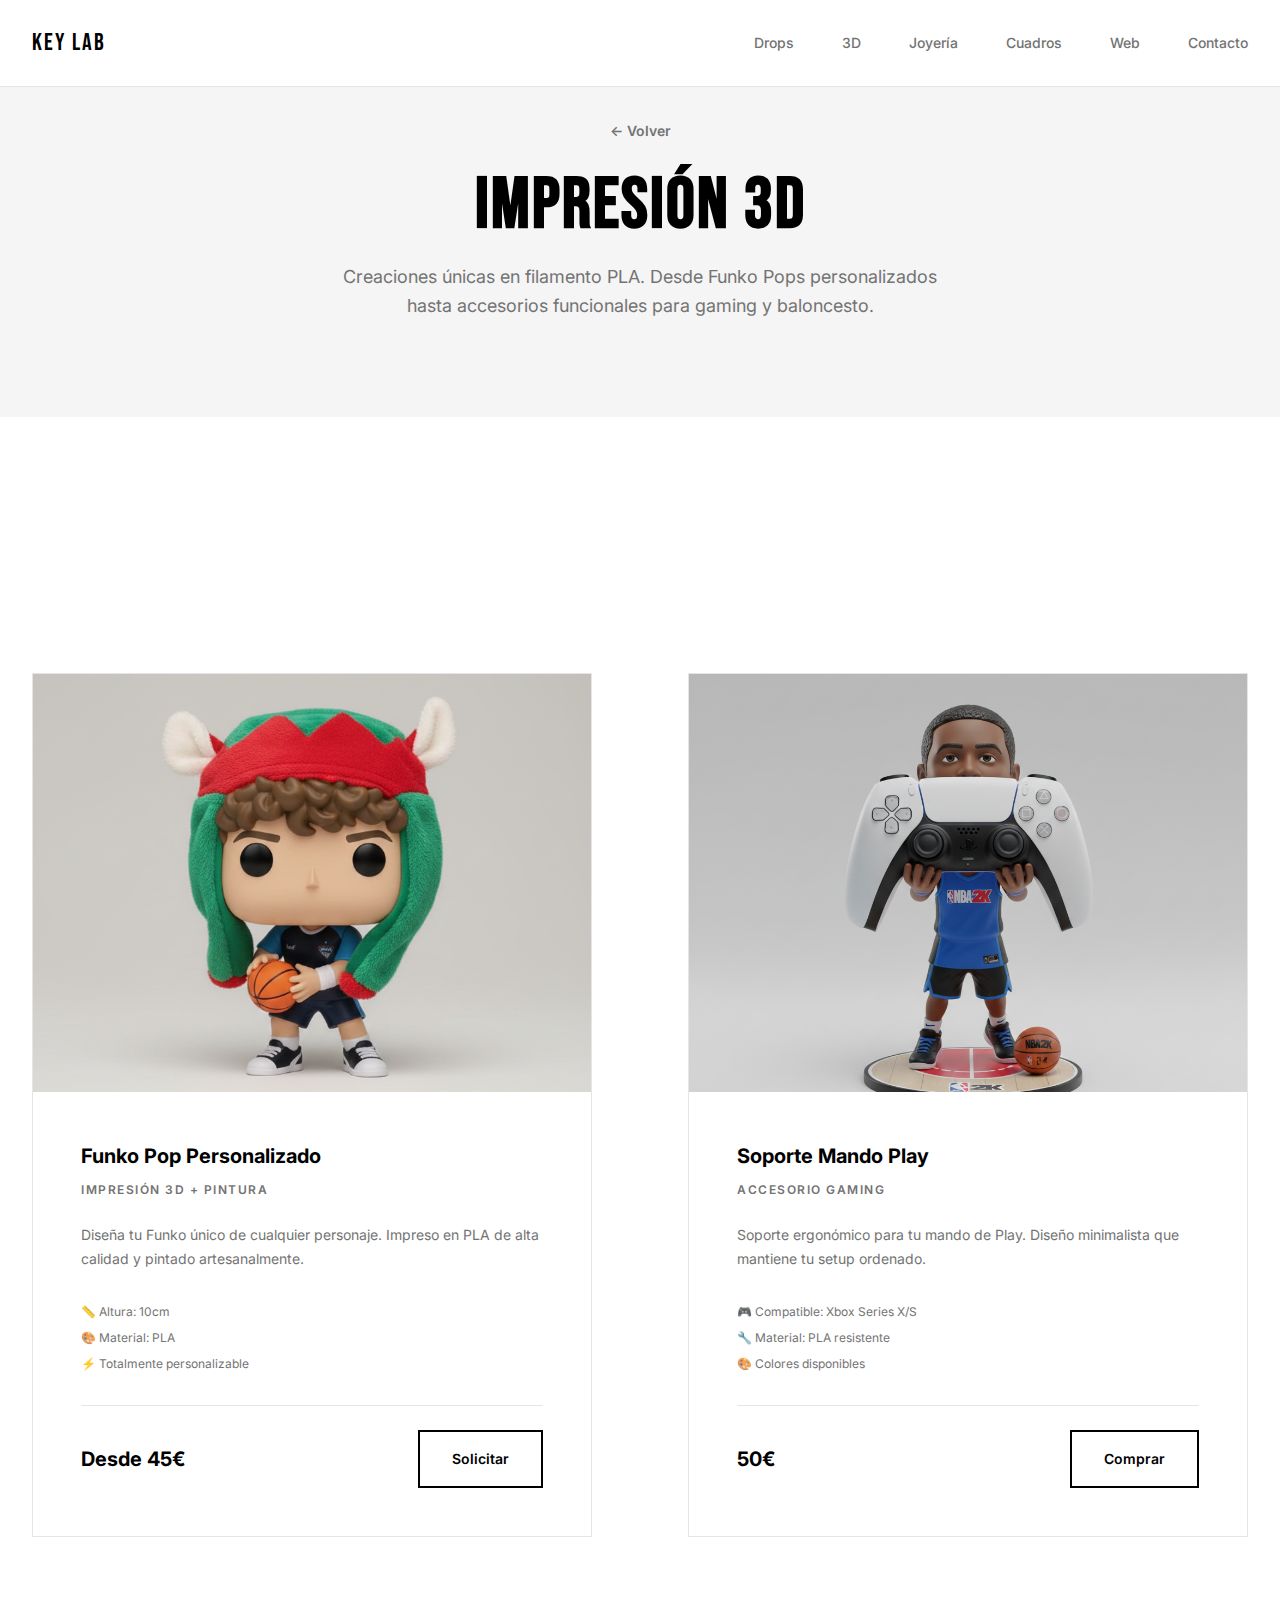
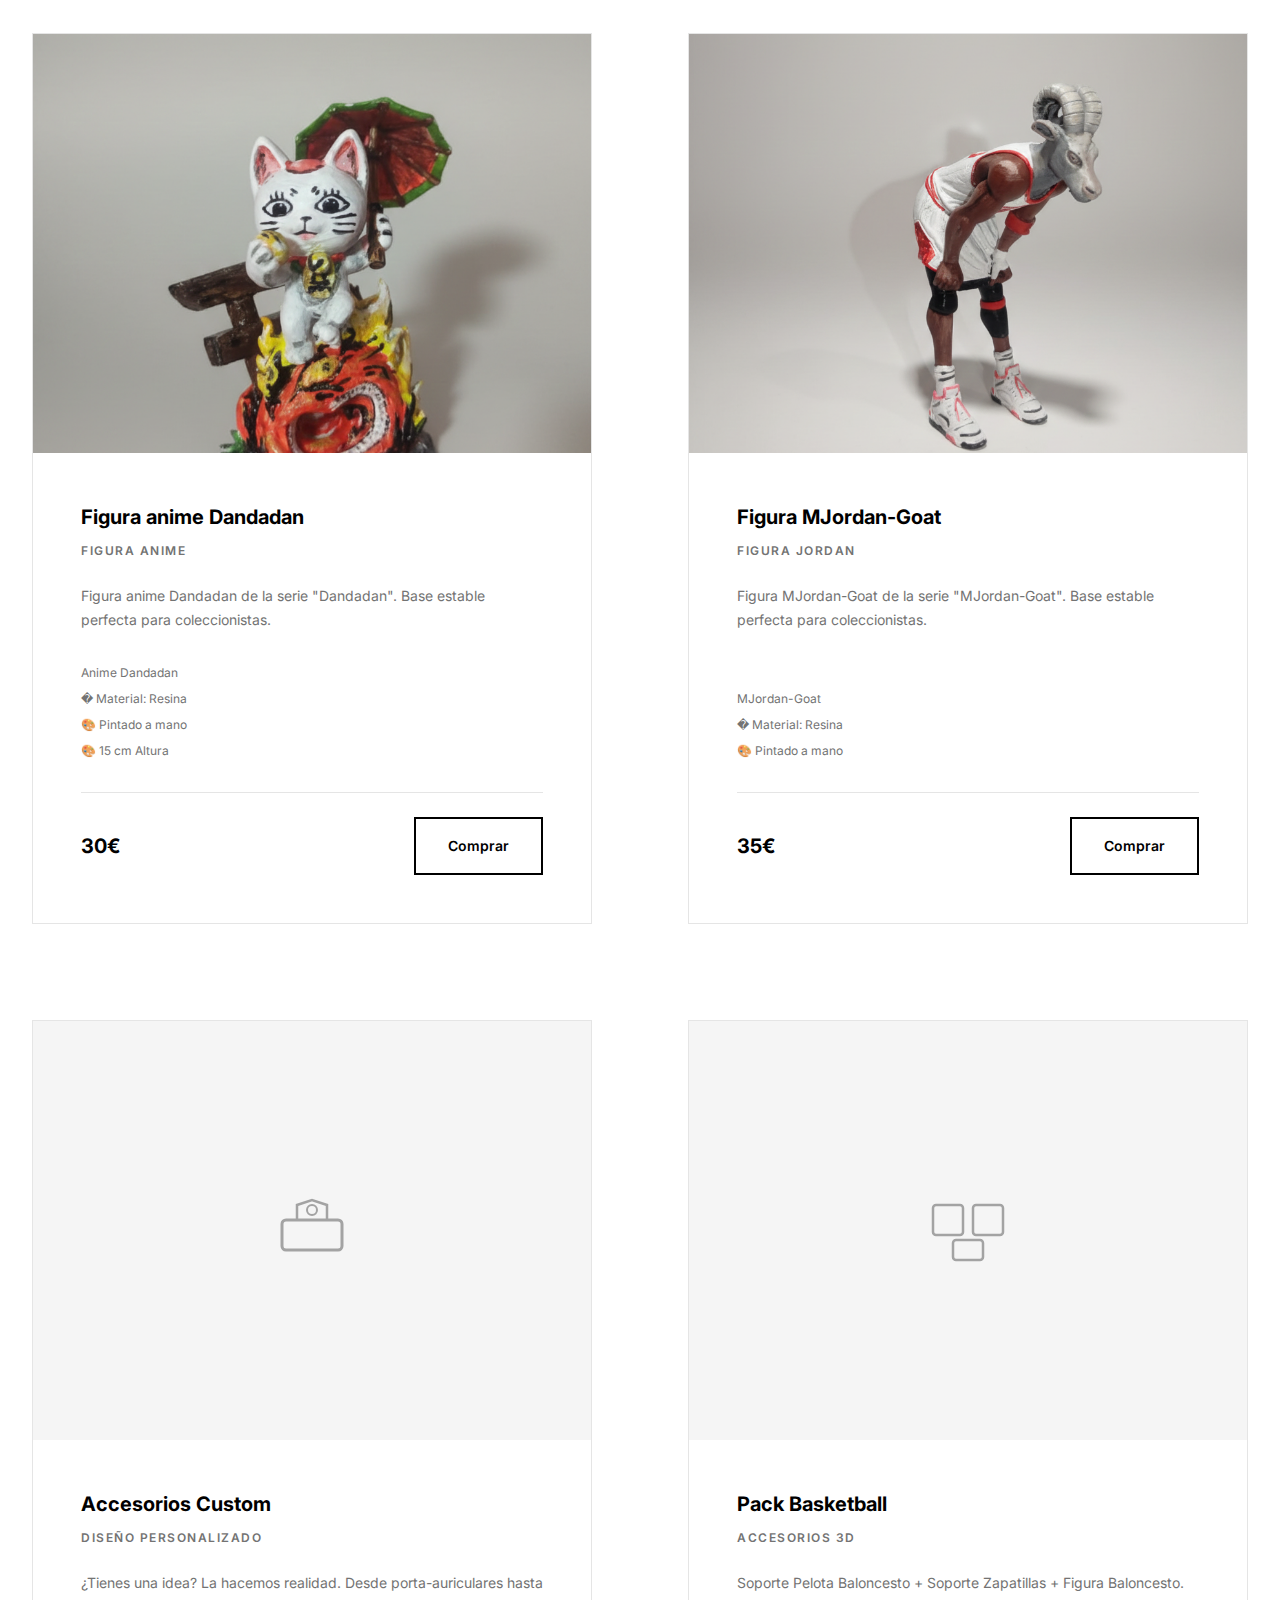
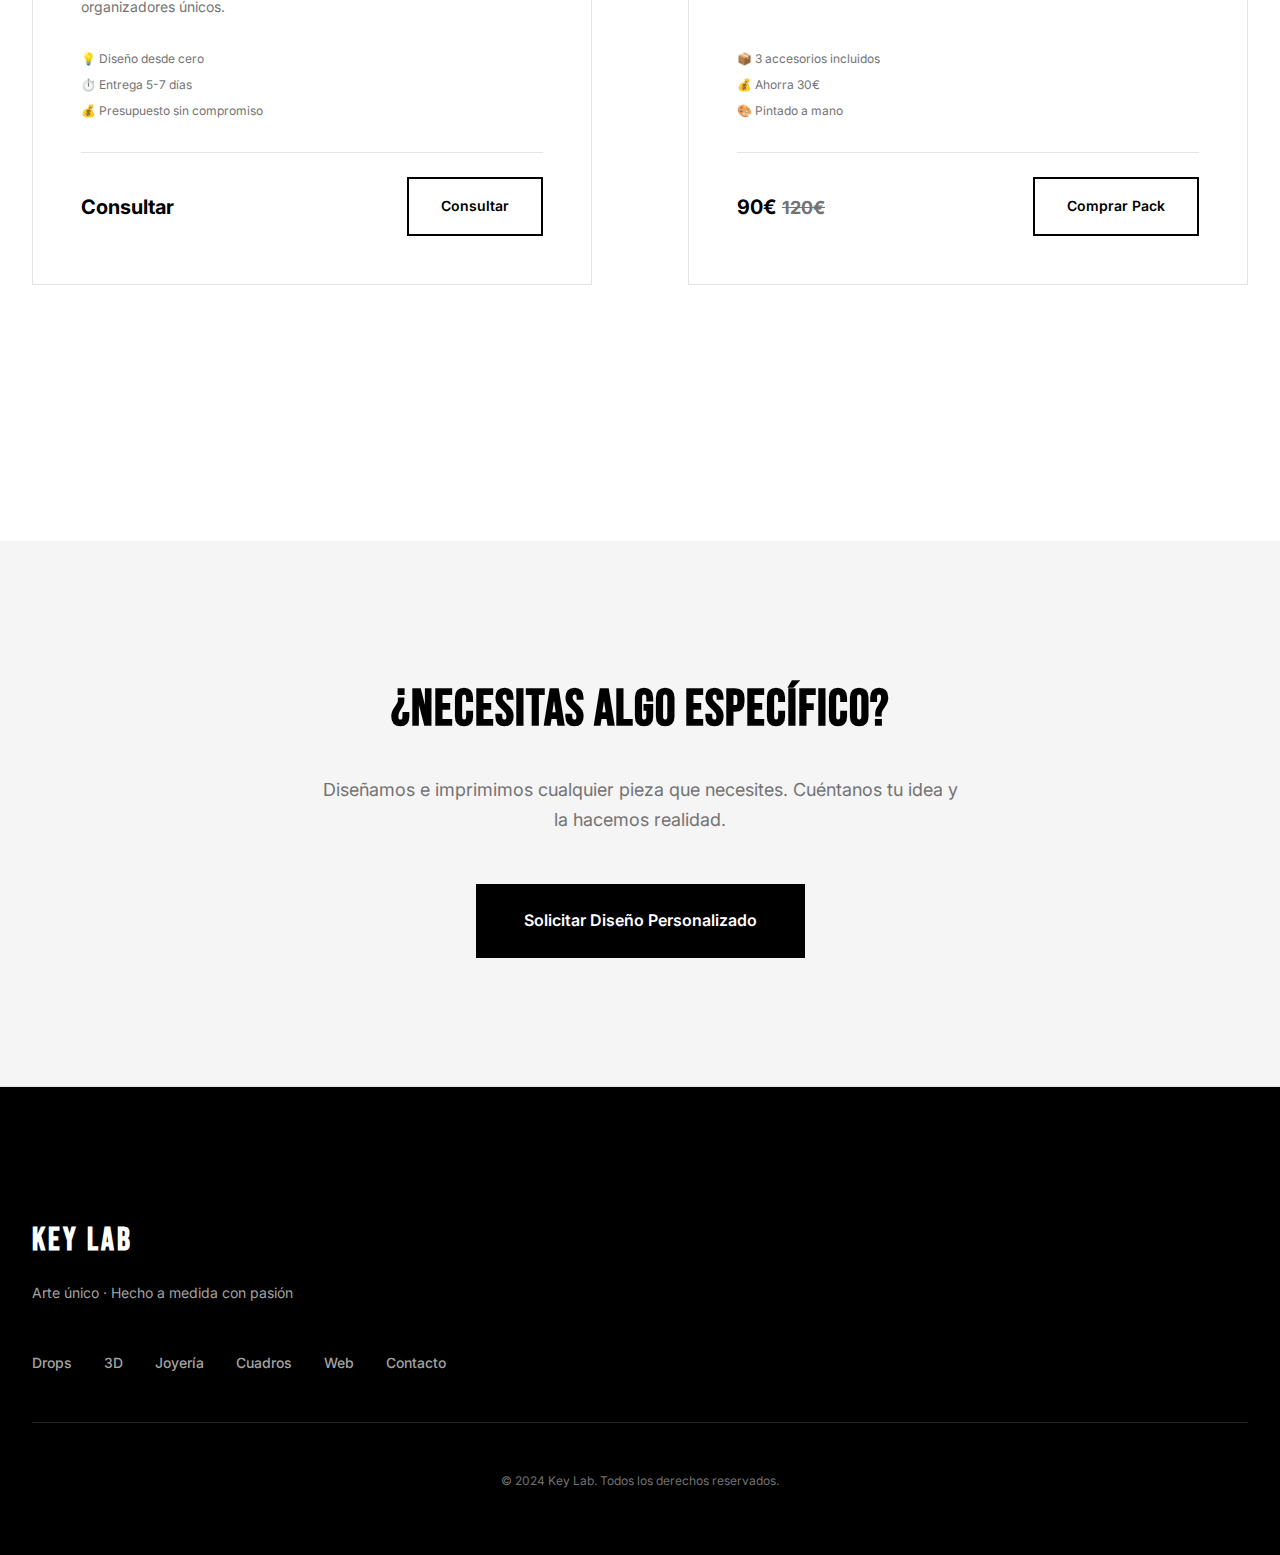
<file: 3d.html>
﻿<!DOCTYPE html>
<html lang="es">

<head>
    <meta charset="UTF-8">
    <meta name="viewport" content="width=device-width, initial-scale=1.0">
    <meta name="description"
        content="Key Lab - Impresión 3D: Funko Pops personalizados, soportes de mandos Xbox y accesorios de baloncesto.">
    <title>Impresión 3D - Key Lab</title>

    <link rel="preconnect" href="https://fonts.googleapis.com">
    <link rel="preconnect" href="https://fonts.gstatic.com" crossorigin>
    <link href="https://fonts.googleapis.com/css2?family=Bebas+Neue&family=Inter:wght@400;500;600;700;800&display=swap"
        rel="stylesheet">

    <link rel="stylesheet" href="styles.css">
</head>

<body>
    <!-- Navigation -->
    <nav class="nav">
        <div class="nav-container">
            <a href="index.html" class="nav-logo">KEY LAB</a>
            <ul class="nav-links">
                <li><a href="index.html#drops">Drops</a></li>
                <li><a href="3d.html">3D</a></li>
                <li><a href="joyeria.html">Joyería</a></li>
                <li><a href="cuadros.html">Cuadros</a></li>
                <li><a href="portfolio.html">Web</a></li>
                <li><a href="index.html#contacto">Contacto</a></li>
            </ul>
            <button class="mobile-menu-toggle" aria-label="Toggle menu">
                <div class="hamburger">
                    <span></span>
                    <span></span>
                    <span></span>
                </div>
            </button>
        </div>
    </nav>

    <!-- Mobile Menu Overlay -->
    <div class="mobile-menu">
        <ul>
            <li><a href="index.html#drops">Drops</a></li>
            <li><a href="3d.html">3D</a></li>
            <li><a href="joyeria.html">Joyería</a></li>
            <li><a href="cuadros.html">Cuadros</a></li>
            <li><a href="portfolio.html">Web</a></li>
            <li><a href="index.html#contacto">Contacto</a></li>
        </ul>
    </div>

    <!-- Page Header -->
    <section class="page-header">
        <div class="page-header-content">
            <a href="index.html" class="back-link">← Volver</a>
            <h1 class="page-title">IMPRESIÓN 3D</h1>
            <p class="page-subtitle">Creaciones únicas en filamento PLA. Desde Funko Pops personalizados hasta
                accesorios funcionales para gaming y baloncesto.</p>
        </div>
    </section>

    <!-- Products Grid -->
    <section class="products-section">
        <div class="products-grid-full">

            <!-- Funko Pop Custom  -->
            <div class="product-card">
                <div class="product-image">
                    <div class="product-placeholder">
                        <img src="images/3d/funko-pop-polo.png" alt="Funko Pop Personalizado">
                    </div>
                </div>
                <div class="product-details">
                    <h3>Funko Pop Personalizado</h3>
                    <p class="product-type">IMPRESIÓN 3D + PINTURA</p>
                    <p class="product-desc">Diseña tu Funko único de cualquier personaje. Impreso en PLA de alta calidad
                        y pintado artesanalmente.</p>
                    <div class="product-specs">
                        <span>📏 Altura: 10cm</span>
                        <span>🎨 Material: PLA</span>
                        <span>⚡ Totalmente personalizable</span>
                    </div>
                    <div class="product-footer">
                        <span class="product-price">Desde 45€</span>
                        <a href="index.html#contacto" class="btn-secondary-small">Solicitar</a>
                    </div>
                </div>
            </div>

            <!-- Soporte Mando Xbox -->
            <div class="product-card">
                <div class="product-image">
                    <div class="product-placeholder">
                        <img src="images/3d/soporte-mando-play.png" alt="Soporte Mando Xbox">
                    </div>
                </div>
                <div class="product-details">
                    <h3>Soporte Mando Play</h3>
                    <p class="product-type">ACCESORIO GAMING</p>
                    <p class="product-desc">Soporte ergonómico para tu mando de Play. Diseño minimalista que mantiene tu
                        setup ordenado.</p>
                    <div class="product-specs">
                        <span>🎮 Compatible: Xbox Series X/S</span>
                        <span>🔧 Material: PLA resistente</span>
                        <span>🎨 Colores disponibles</span>
                    </div>
                    <div class="product-footer">
                        <span class="product-price">50€</span>
                        <a href="index.html#contacto" class="btn-secondary-small">Comprar</a>
                    </div>
                </div>
            </div>

            <!-- Figura anime Dandadan  -->
            <div class="product-card">
                <div class="product-image">
                    <div class="product-placeholder">
                        <img src="images/3d/dandadan-anime.png" alt="Soporte Pelota Baloncesto">
                    </div>
                </div>
                <div class="product-details">
                    <h3>Figura anime Dandadan</h3>
                    <p class="product-type">FIGURA ANIME</p>
                    <p class="product-desc">Figura anime Dandadan de la serie "Dandadan". Base estable perfecta para
                        coleccionistas.</p>
                    <div class="product-specs">
                        <span> Anime Dandadan</span>
                        <span>� Material: Resina</span>
                        <span>🎨 Pintado a mano</span>
                        <span>🎨 15 cm Altura</span>
                    </div>
                    <div class="product-footer">
                        <span class="product-price">30€</span>
                        <a href="index.html#contacto" class="btn-secondary-small">Comprar</a>
                    </div>
                </div>
            </div>

            <!-- Figura MJordan-Goat -->
            <div class="product-card">
                <div class="product-image">
                    <div class="product-placeholder">
                        <img src="images/3d/goat3d.png" alt="Soporte Pelota Baloncesto">
                    </div>
                </div>
                <div class="product-details">
                    <h3>Figura MJordan-Goat</h3>
                    <p class="product-type">FIGURA JORDAN</p>
                    <p class="product-desc">Figura MJordan-Goat de la serie "MJordan-Goat". Base estable perfecta para
                        coleccionistas.</p>
                    <div class="product-specs">
                        <span> MJordan-Goat</span>
                        <span>� Material: Resina</span>
                        <span>🎨 Pintado a mano</span>
                    </div>
                    <div class="product-footer">
                        <span class="product-price">35€</span>
                        <a href="index.html#contacto" class="btn-secondary-small">Comprar</a>
                    </div>
                </div>
            </div>

            <!-- Accesorios Custom -->
            <div class="product-card">
                <div class="product-image">
                    <div class="product-placeholder">
                        <svg width="120" height="120" viewBox="0 0 120 120" fill="none">
                            <rect x="30" y="50" width="60" height="30" rx="4" stroke="currentColor" stroke-width="3" />
                            <path d="M45 50V35L60 30L75 35V50" stroke="currentColor" stroke-width="2.5" />
                            <circle cx="60" cy="40" r="5" stroke="currentColor" stroke-width="2" />
                        </svg>
                    </div>
                </div>
                <div class="product-details">
                    <h3>Accesorios Custom</h3>
                    <p class="product-type">DISEÑO PERSONALIZADO</p>
                    <p class="product-desc">¿Tienes una idea? La hacemos realidad. Desde porta-auriculares hasta
                        organizadores únicos.</p>
                    <div class="product-specs">
                        <span>💡 Diseño desde cero</span>
                        <span>⏱️ Entrega 5-7 días</span>
                        <span>💰 Presupuesto sin compromiso</span>
                    </div>
                    <div class="product-footer">
                        <span class="product-price">Consultar</span>
                        <a href="index.html#contacto" class="btn-secondary-small">Consultar</a>
                    </div>
                </div>
            </div>

            <!-- Pack Basketball -->
            <div class="product-card">
                <div class="product-image">
                    <div class="product-placeholder">
                        <svg width="120" height="120" viewBox="0 0 120 120" fill="none">
                            <rect x="25" y="35" width="30" height="30" rx="3" stroke="currentColor"
                                stroke-width="2.5" />
                            <rect x="65" y="35" width="30" height="30" rx="3" stroke="currentColor"
                                stroke-width="2.5" />
                            <rect x="45" y="70" width="30" height="20" rx="3" stroke="currentColor"
                                stroke-width="2.5" />
                        </svg>
                    </div>
                </div>
                <div class="product-details">
                    <h3>Pack Basketball</h3>
                    <p class="product-type">ACCESORIOS 3D</p>
                    <p class="product-desc">Soporte Pelota Baloncesto + Soporte Zapatillas + Figura Baloncesto.</p>
                    <div class="product-specs">
                        <span>📦 3 accesorios incluidos</span>
                        <span>💰 Ahorra 30€</span>
                        <span>🎨 Pintado a mano</span>
                    </div>
                    <div class="product-footer">
                        <span class="product-price">90€ <s
                                style="color: var(--color-gray-600); font-size: 0.9em;">120€</s></span>
                        <a href="index.html#contacto" class="btn-secondary-small">Comprar Pack</a>
                    </div>
                </div>
            </div>

        </div>
    </section>

    <!-- CTA Section -->
    <section class="cta-section">
        <div class="cta-content">
            <h2>¿Necesitas algo específico?</h2>
            <p>Diseñamos e imprimimos cualquier pieza que necesites. Cuéntanos tu idea y la hacemos realidad.</p>
            <a href="index.html#contacto" class="btn-primary">Solicitar Diseño Personalizado</a>
        </div>
    </section>

    <!-- Footer -->
    <footer class="footer">
        <div class="footer-content">
            <div class="footer-brand">
                <h3>KEY LAB</h3>
                <p>Arte único · Hecho a medida con pasión</p>
            </div>

            <div class="footer-links">
                <a href="index.html#drops">Drops</a>
                <a href="3d.html">3D</a>
                <a href="joyeria.html">Joyería</a>
                <a href="cuadros.html">Cuadros</a>
                <a href="portfolio.html">Web</a>
                <a href="index.html#contacto">Contacto</a>
            </div>

            <div class="footer-bottom">
                <p>&copy; 2024 Key Lab. Todos los derechos reservados.</p>
            </div>
        </div>
    </footer>

    <script src="script.js"></script>
</body>

</html>
</file>
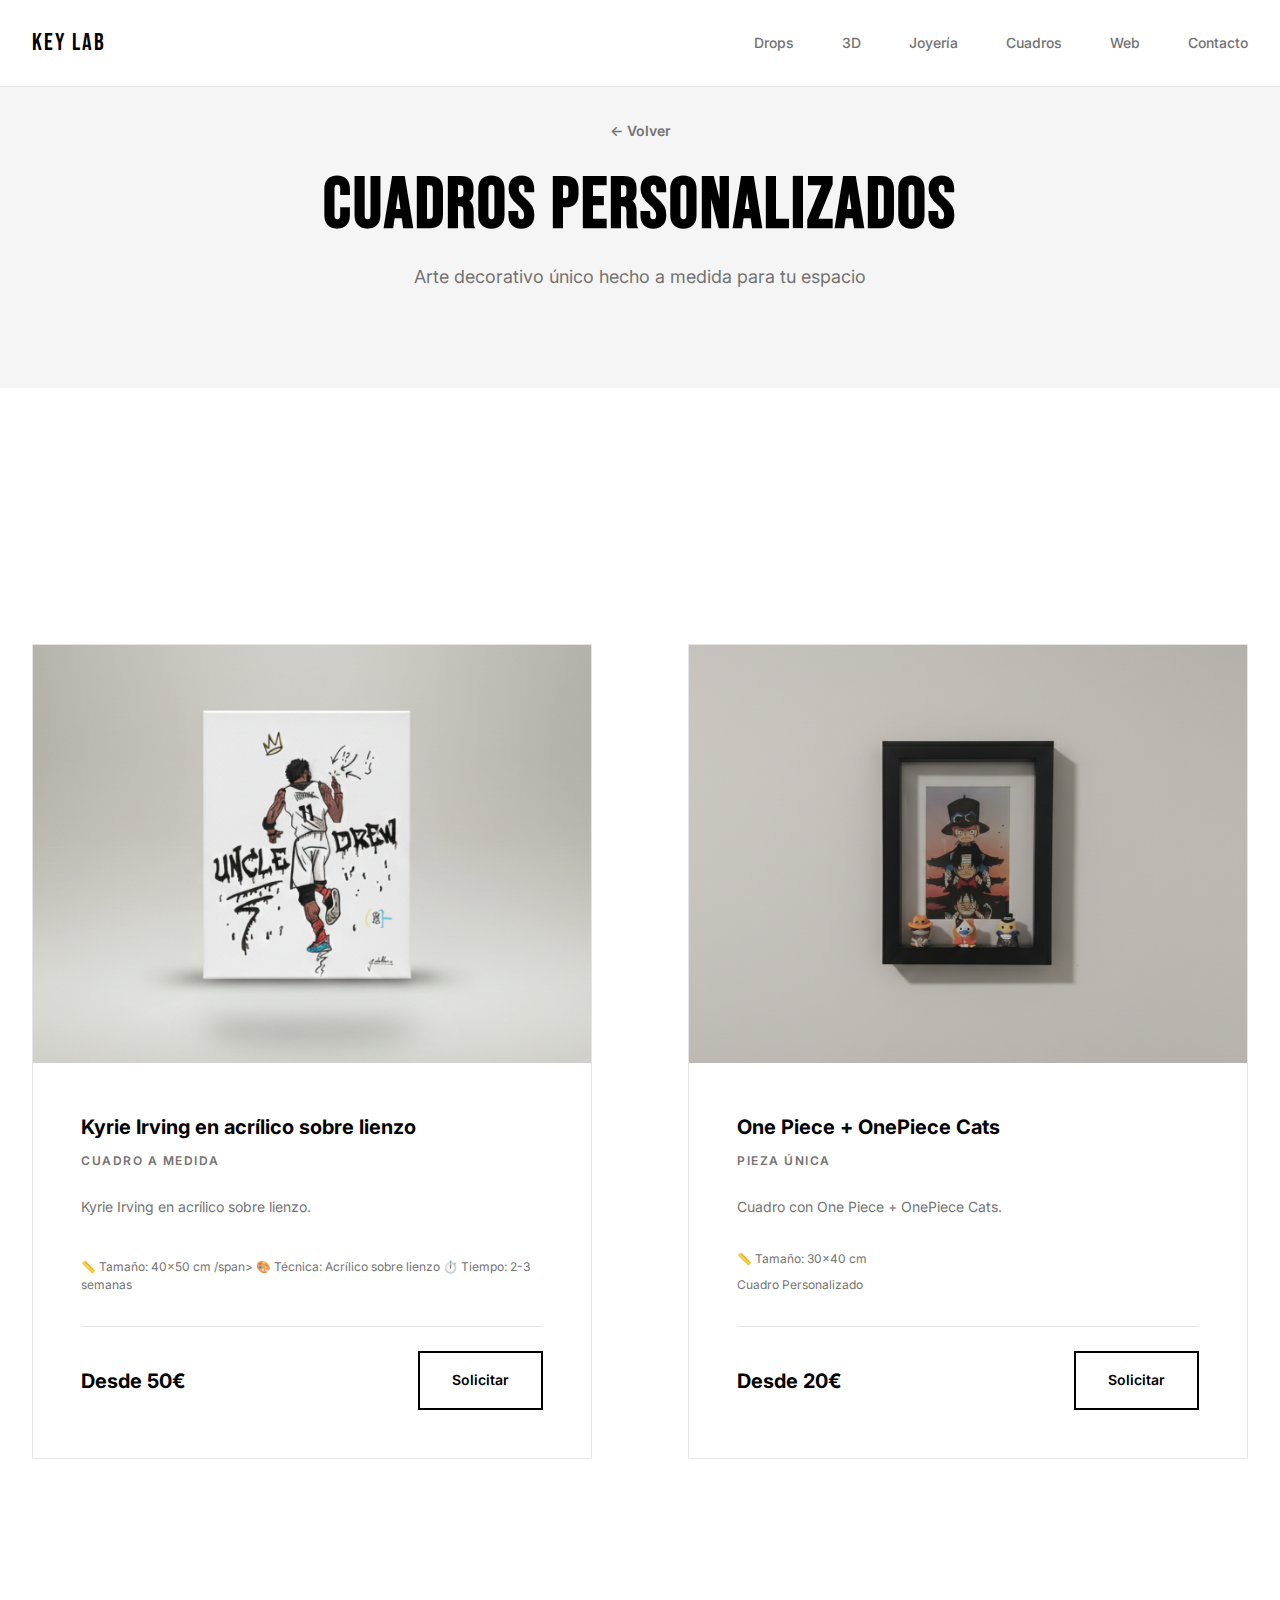
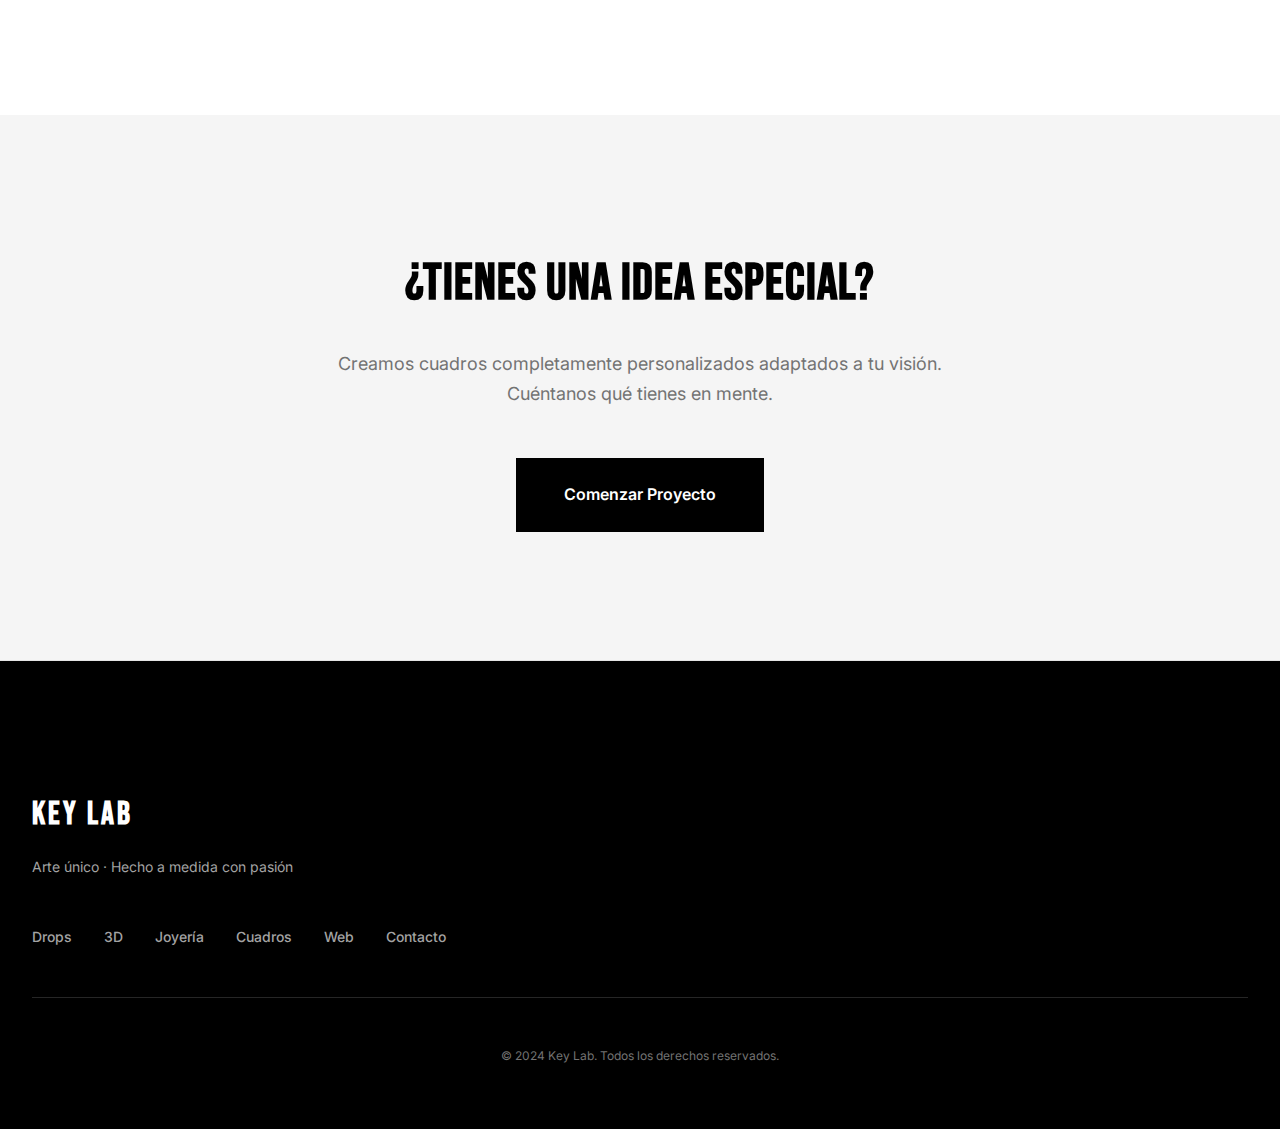
<file: cuadros.html>
﻿<!DOCTYPE html>
<html lang="es">

<head>
    <meta charset="UTF-8">
    <meta name="viewport" content="width=device-width, initial-scale=1.0">
    <meta name="description" content="Key Lab - Cuadros personalizados y arte decorativo único">
    <meta name="keywords" content="cuadros personalizados, arte decorativo, cuadros a medida, decoración">
    <meta name="author" content="Key Lab">

    <meta property="og:title" content="Key Lab - Cuadros Personalizados">
    <meta property="og:description" content="Cuadros y arte decorativo personalizado">
    <meta property="og:type" content="website">

    <title>Key Lab - Cuadros Personalizados</title>

    <link rel="preconnect" href="https://fonts.googleapis.com">
    <link rel="preconnect" href="https://fonts.gstatic.com" crossorigin>
    <link href="https://fonts.googleapis.com/css2?family=Bebas+Neue&family=Inter:wght@400;500;600;700;800&display=swap"
        rel="stylesheet">

    <link rel="stylesheet" href="styles.css">
</head>

<body>
    <!-- Navigation -->
    <nav class="nav">
        <div class="nav-container">
            <a href="index.html" class="nav-logo">KEY LAB</a>
            <ul class="nav-links">
                <li><a href="index.html#drops">Drops</a></li>
                <li><a href="3d.html">3D</a></li>
                <li><a href="joyeria.html">Joyería</a></li>
                <li><a href="cuadros.html">Cuadros</a></li>
                <li><a href="portfolio.html">Web</a></li>
                <li><a href="index.html#contacto">Contacto</a></li>
            </ul>
            <button class="mobile-menu-toggle" aria-label="Toggle menu">
                <div class="hamburger">
                    <span></span>
                    <span></span>
                    <span></span>
                </div>
            </button>
        </div>
    </nav>

    <!-- Mobile Menu Overlay -->
    <div class="mobile-menu">
        <ul>
            <li><a href="index.html#drops">Drops</a></li>
            <li><a href="3d.html">3D</a></li>
            <li><a href="joyeria.html">Joyería</a></li>
            <li><a href="cuadros.html">Cuadros</a></li>
            <li><a href="portfolio.html">Web</a></li>
            <li><a href="index.html#contacto">Contacto</a></li>
        </ul>
    </div>

    <!-- Page Header -->
    <section class="page-header">
        <div class="page-header-content">
            <a href="index.html" class="back-link">← Volver</a>
            <h1 class="page-title">Cuadros Personalizados</h1>
            <p class="page-subtitle">Arte decorativo único hecho a medida para tu espacio</p>
        </div>
    </section>

    <!-- Products Grid -->
    <section class="products-section">
        <div class="products-grid-full">

            <!-- Cuadro 1: Kyrie Irving en acrílico sobre lienzo -->
            <div class="product-card">
                <div class="product-image">
                    <div class="product-placeholder">
                        <img src="images/cuadros/Kyrie.png" alt="Kyrie Irving en acrílico sobre lienzo">
                    </div>
                </div>
                <div class="product-details">
                    <h3>Kyrie Irving en acrílico sobre lienzo</h3>
                    <p class="product-type">CUADRO A MEDIDA</p>
                    <p class="product-desc">Kyrie Irving en acrílico sobre lienzo.</p>
                    <div class="product-specs">
                        <span>📏 Tamaño: 40x50 cm /span>
                            <span>🎨 Técnica: Acrílico sobre lienzo</span>
                            <span>⏱️ Tiempo: 2-3 semanas</span>
                    </div>
                    <div class="product-footer">
                        <span class="product-price">Desde 50€</span>
                        <a href="index.html#contacto" class="btn-secondary-small">Solicitar</a>
                    </div>
                </div>
            </div>

            <!-- Cuadro 2: One Piece + OnePiece Cats -->
            <div class="product-card">
                <div class="product-image">
                    <div class="product-placeholder">
                        <img src="images/cuadros/OnepieceAceSaboLuffy.png" alt="One Piece + OnePiece Cats">
                    </div>
                </div>
                <div class="product-details">
                    <h3>One Piece + OnePiece Cats</h3>
                    <p class="product-type">PIEZA ÚNICA</p>
                    <p class="product-desc">Cuadro con One Piece + OnePiece Cats.</p>
                    <div class="product-specs">
                        <span>📏 Tamaño: 30x40 cm</span>
                        <span> Cuadro Personalizado</span>

                    </div>
                    <div class="product-footer">
                        <span class="product-price">Desde 20€</span>
                        <a href="index.html#contacto" class="btn-secondary-small">Solicitar</a>
                    </div>
                </div>
            </div>




        </div>
    </section>

    <!-- CTA Section -->
    <section class="cta-section">
        <div class="cta-content">
            <h2>¿Tienes una idea especial?</h2>
            <p>Creamos cuadros completamente personalizados adaptados a tu visión. Cuéntanos qué tienes en mente.</p>
            <a href="index.html#contacto" class="btn-primary">Comenzar Proyecto</a>
        </div>
    </section>

    <!-- Footer -->
    <footer class="footer">
        <div class="footer-content">
            <div class="footer-brand">
                <h3>KEY LAB</h3>
                <p>Arte único · Hecho a medida con pasión</p>
            </div>

            <div class="footer-links">
                <a href="index.html#drops">Drops</a>
                <a href="3d.html">3D</a>
                <a href="joyeria.html">Joyería</a>
                <a href="cuadros.html">Cuadros</a>
                <a href="portfolio.html">Web</a>
                <a href="index.html#contacto">Contacto</a>
            </div>

            <div class="footer-bottom">
                <p>&copy; 2024 Key Lab. Todos los derechos reservados.</p>
            </div>
        </div>
    </footer>

    <script src="script.js"></script>
</body>

</html>
</file>
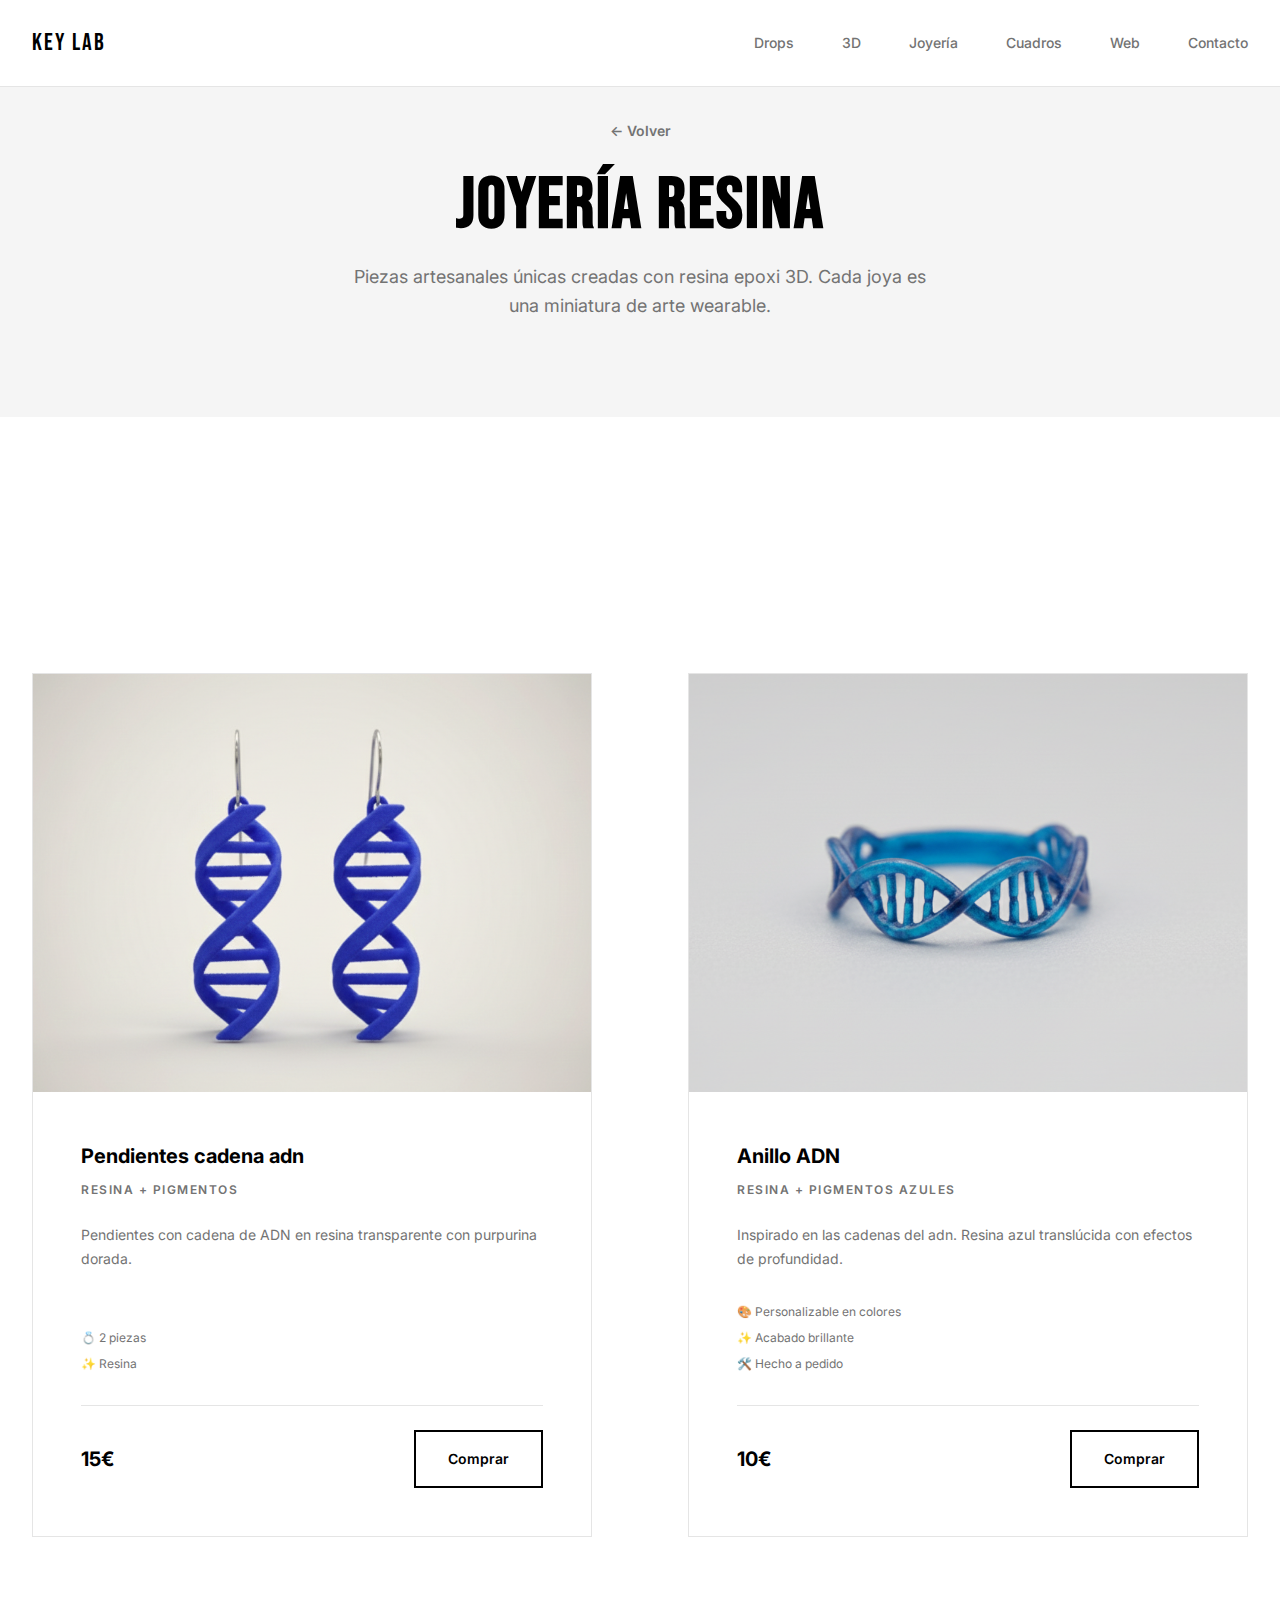
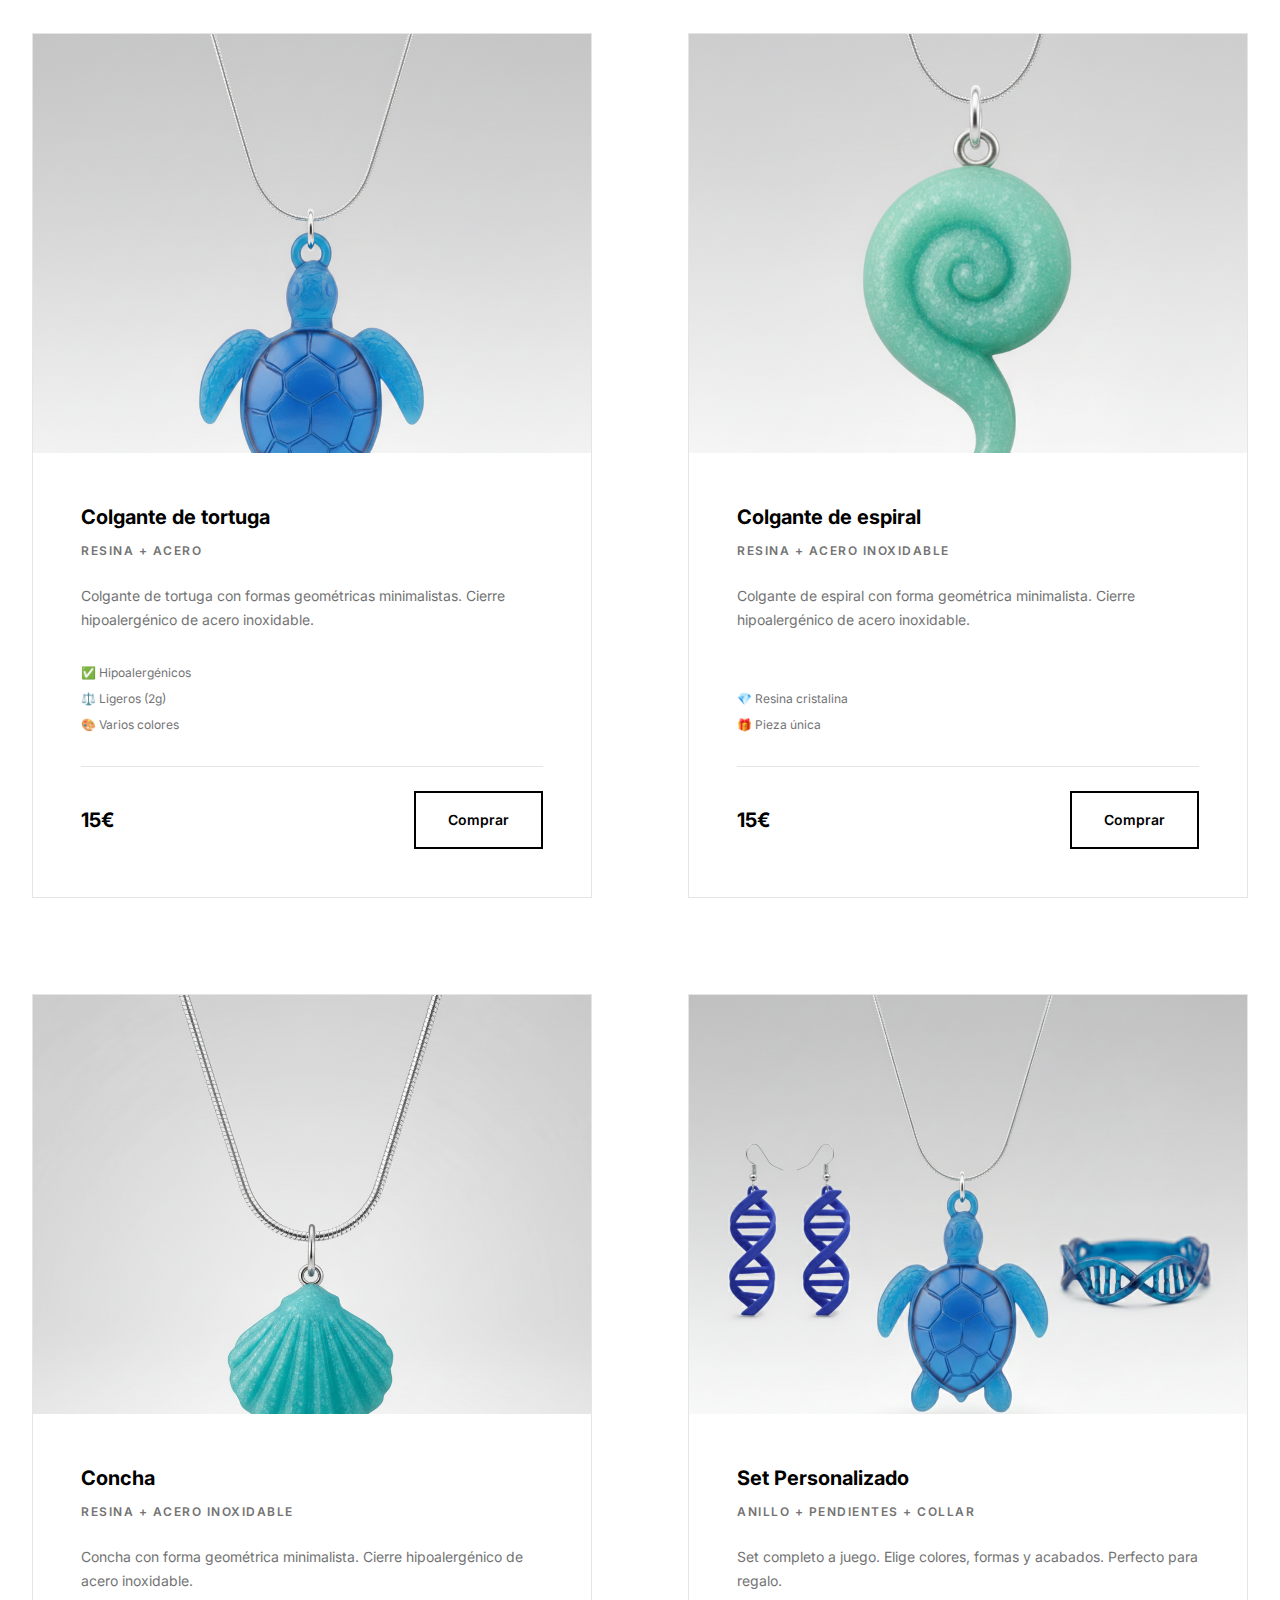
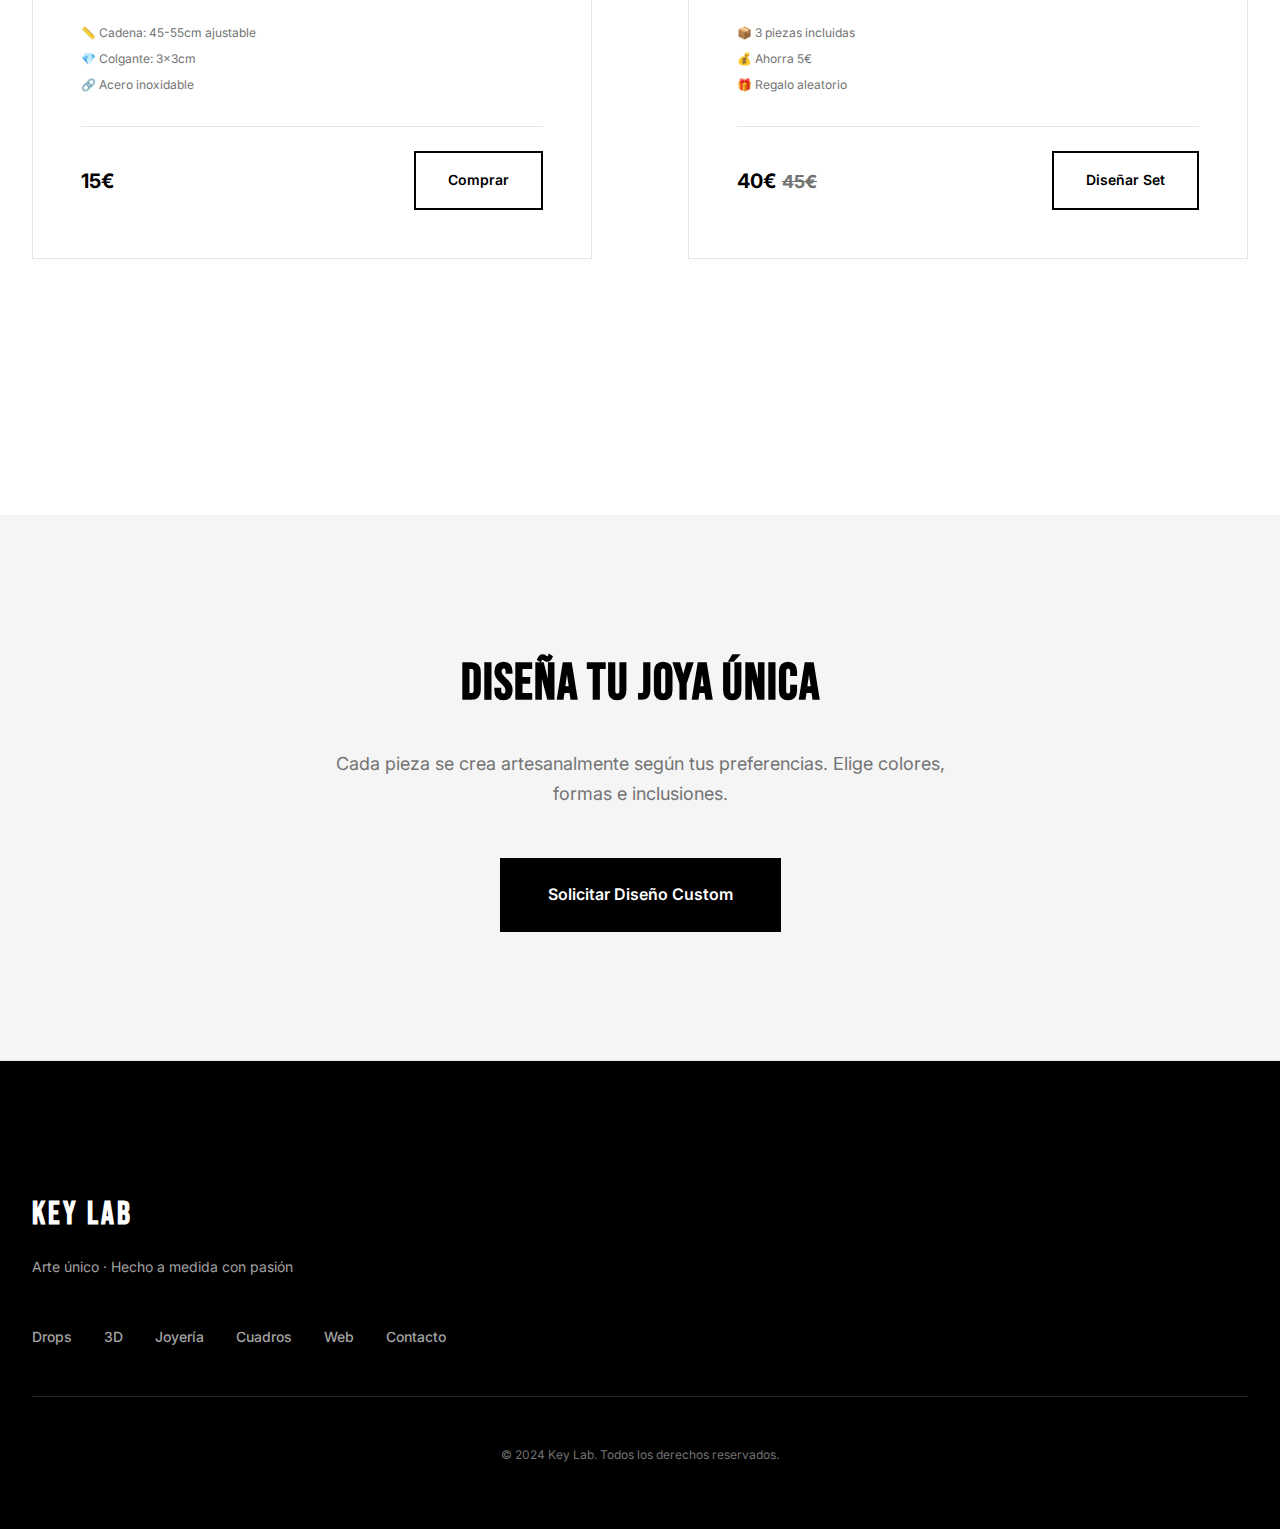
<file: joyeria.html>
﻿<!DOCTYPE html>
<html lang="es">

<head>
    <meta charset="UTF-8">
    <meta name="viewport" content="width=device-width, initial-scale=1.0">
    <meta name="description" content="Key Lab - Joyería artesanal de resina 3D: anillos, pendientes y collares únicos.">
    <title>Joyería Resina - Key Lab</title>

    <link rel="preconnect" href="https://fonts.googleapis.com">
    <link rel="preconnect" href="https://fonts.gstatic.com" crossorigin>
    <link href="https://fonts.googleapis.com/css2?family=Bebas+Neue&family=Inter:wght@400;500;600;700;800&display=swap"
        rel="stylesheet">

    <link rel="stylesheet" href="styles.css">
</head>

<body>
    <!-- Navigation -->
    <nav class="nav">
        <div class="nav-container">
            <a href="index.html" class="nav-logo">KEY LAB</a>
            <ul class="nav-links">
                <li><a href="index.html#drops">Drops</a></li>
                <li><a href="3d.html">3D</a></li>
                <li><a href="joyeria.html">Joyería</a></li>
                <li><a href="cuadros.html">Cuadros</a></li>
                <li><a href="portfolio.html">Web</a></li>
                <li><a href="index.html#contacto">Contacto</a></li>
            </ul>
            <button class="mobile-menu-toggle" aria-label="Toggle menu">
                <div class="hamburger">
                    <span></span>
                    <span></span>
                    <span></span>
                </div>
            </button>
        </div>
    </nav>

    <!-- Mobile Menu Overlay -->
    <div class="mobile-menu">
        <ul>
            <li><a href="index.html#drops">Drops</a></li>
            <li><a href="3d.html">3D</a></li>
            <li><a href="joyeria.html">Joyería</a></li>
            <li><a href="cuadros.html">Cuadros</a></li>
            <li><a href="portfolio.html">Web</a></li>
            <li><a href="index.html#contacto">Contacto</a></li>
        </ul>
    </div>

    <!-- Page Header -->
    <section class="page-header">
        <div class="page-header-content">
            <a href="index.html" class="back-link">← Volver</a>
            <h1 class="page-title">JOYERÍA RESINA</h1>
            <p class="page-subtitle">Piezas artesanales únicas creadas con resina epoxi 3D. Cada joya es una miniatura
                de arte wearable.</p>
        </div>
    </section>

    <!-- Products Grid -->
    <section class="products-section">
        <div class="products-grid-full">

            <!-- Pendientes cadena adn -->
            <div class="product-card">
                <div class="product-image">
                    <div class="product-placeholder">
                        <img src="images/joyeria/pendientes_adn.png" alt="Pendientes cadena adn">
                    </div>
                </div>
                <div class="product-details">
                    <h3>Pendientes cadena adn</h3>
                    <p class="product-type">RESINA + PIGMENTOS</p>
                    <p class="product-desc">Pendientes con cadena de ADN en resina transparente con purpurina dorada.
                    </p>
                    <div class="product-specs">
                        <span>💍 2 piezas</span>
                        <span>✨ Resina </span>

                    </div>
                    <div class="product-footer">
                        <span class="product-price">15€</span>
                        <a href="index.html#contacto" class="btn-secondary-small">Comprar</a>
                    </div>
                </div>
            </div>

            <!-- Ring anillo cadena adn -->
            <div class="product-card">
                <div class="product-image">
                    <div class="product-placeholder">
                        <img src="images/joyeria/anilloadn.png" alt="Anillo ADN">
                    </div>
                </div>
                <div class="product-details">
                    <h3>Anillo ADN</h3>
                    <p class="product-type">RESINA + PIGMENTOS AZULES</p>
                    <p class="product-desc">Inspirado en las cadenas del adn. Resina azul translúcida con efectos de
                        profundidad.</p>
                    <div class="product-specs">
                        <span>🎨 Personalizable en colores</span>
                        <span>✨ Acabado brillante</span>
                        <span>🛠️ Hecho a pedido</span>
                    </div>
                    <div class="product-footer">
                        <span class="product-price">10€</span>
                        <a href="index.html#contacto" class="btn-secondary-small">Comprar</a>
                    </div>
                </div>
            </div>

            <!-- Colgante de tortuga ocean -->
            <div class="product-card">
                <div class="product-image">
                    <div class="product-placeholder">
                        <img src="images/joyeria/tortuga.png" alt="Colgante de tortuga">
                    </div>
                </div>
                <div class="product-details">
                    <h3>Colgante de tortuga</h3>
                    <p class="product-type">RESINA + ACERO</p>
                    <p class="product-desc">Colgante de tortuga con formas geométricas minimalistas. Cierre
                        hipoalergénico de
                        acero inoxidable.</p>
                    <div class="product-specs">
                        <span>✅ Hipoalergénicos</span>
                        <span>⚖️ Ligeros (2g)</span>
                        <span>🎨 Varios colores</span>
                    </div>
                    <div class="product-footer">
                        <span class="product-price">15€</span>
                        <a href="index.html#contacto" class="btn-secondary-small">Comprar</a>
                    </div>
                </div>
            </div>

            <!-- Colgante de espiral -->
            <div class="product-card">
                <div class="product-image">
                    <div class="product-placeholder">
                        <img src="images/joyeria/espiral.png" alt="Colgante de espiral">
                    </div>
                </div>
                <div class="product-details">
                    <h3>Colgante de espiral</h3>
                    <p class="product-type">RESINA + ACERO INOXIDABLE</p>
                    <p class="product-desc">Colgante de espiral con forma geométrica minimalista. Cierre
                        hipoalergénico de
                        acero inoxidable.</p>
                    <div class="product-specs">
                        <span>💎 Resina cristalina</span>
                        <span>🎁 Pieza única</span>
                    </div>
                    <div class="product-footer">
                        <span class="product-price">15€</span>
                        <a href="index.html#contacto" class="btn-secondary-small">Comprar</a>
                    </div>
                </div>
            </div>

            <!-- concha -->
            <div class="product-card">
                <div class="product-image">
                    <div class="product-placeholder">
                        <img src="images/joyeria/concha.png" alt="Concha">
                    </div>
                </div>
                <div class="product-details">
                    <h3>Concha</h3>
                    <p class="product-type">RESINA + ACERO INOXIDABLE</p>
                    <p class="product-desc">Concha con forma geométrica minimalista. Cierre hipoalergénico de
                        acero inoxidable.</p>
                    <div class="product-specs">
                        <span>📏 Cadena: 45-55cm ajustable</span>
                        <span>💎 Colgante: 3x3cm</span>
                        <span>🔗 Acero inoxidable</span>
                    </div>
                    <div class="product-footer">
                        <span class="product-price">15€</span>
                        <a href="index.html#contacto" class="btn-secondary-small">Comprar</a>
                    </div>
                </div>
            </div>

            <!-- pack -->
            <div class="product-card">
                <div class="product-image">
                    <div class="product-placeholder">
                        <img src="images/joyeria/pack.png" alt="Set Personalizado">
                    </div>
                </div>
                <div class="product-details">
                    <h3>Set Personalizado</h3>
                    <p class="product-type">ANILLO + PENDIENTES + COLLAR</p>
                    <p class="product-desc">Set completo a juego. Elige colores, formas y acabados. Perfecto para
                        regalo.</p>
                    <div class="product-specs">
                        <span>📦 3 piezas incluidas</span>
                        <span>💰 Ahorra 5€</span>
                        <span>🎁 Regalo aleatorio</span>
                    </div>
                    <div class="product-footer">
                        <span class="product-price">40€ <s
                                style="color: var(--color-gray-600); font-size: 0.9em;">45€</s></span>
                        <a href="index.html#contacto" class="btn-secondary-small">Diseñar Set</a>
                    </div>
                </div>
            </div>

        </div>
    </section>

    <!-- CTA Section -->
    <section class="cta-section">
        <div class="cta-content">
            <h2>Diseña tu joya única</h2>
            <p>Cada pieza se crea artesanalmente según tus preferencias. Elige colores, formas e inclusiones.</p>
            <a href="index.html#contacto" class="btn-primary">Solicitar Diseño Custom</a>
        </div>
    </section>

    <!-- Footer -->
    <footer class="footer">
        <div class="footer-content">
            <div class="footer-brand">
                <h3>KEY LAB</h3>
                <p>Arte único · Hecho a medida con pasión</p>
            </div>

            <div class="footer-links">
                <a href="index.html#drops">Drops</a>
                <a href="3d.html">3D</a>
                <a href="joyeria.html">Joyería</a>
                <a href="cuadros.html">Cuadros</a>
                <a href="portfolio.html">Web</a>
                <a href="index.html#contacto">Contacto</a>
            </div>

            <div class="footer-bottom">
                <p>&copy; 2024 Key Lab. Todos los derechos reservados.</p>
            </div>
        </div>
    </footer>

    <script src="script.js"></script>
</body>

</html>
</file>
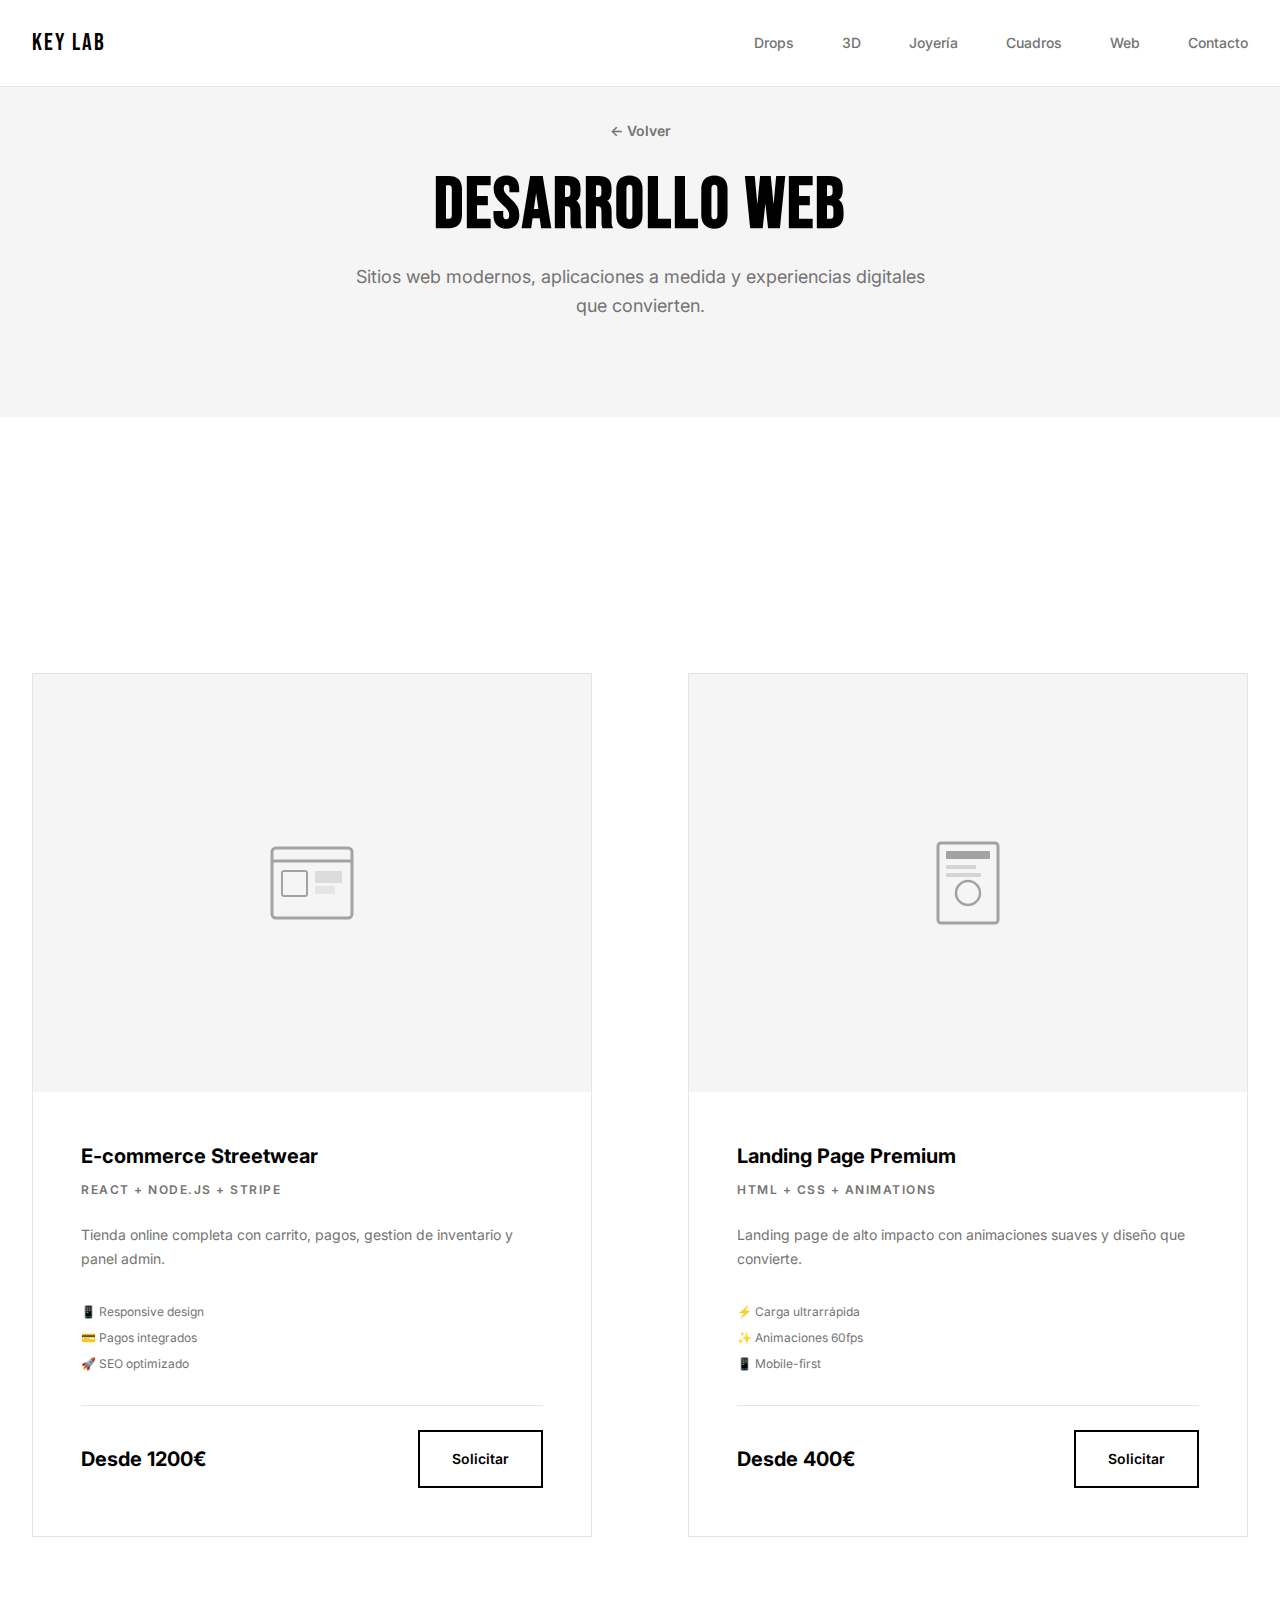
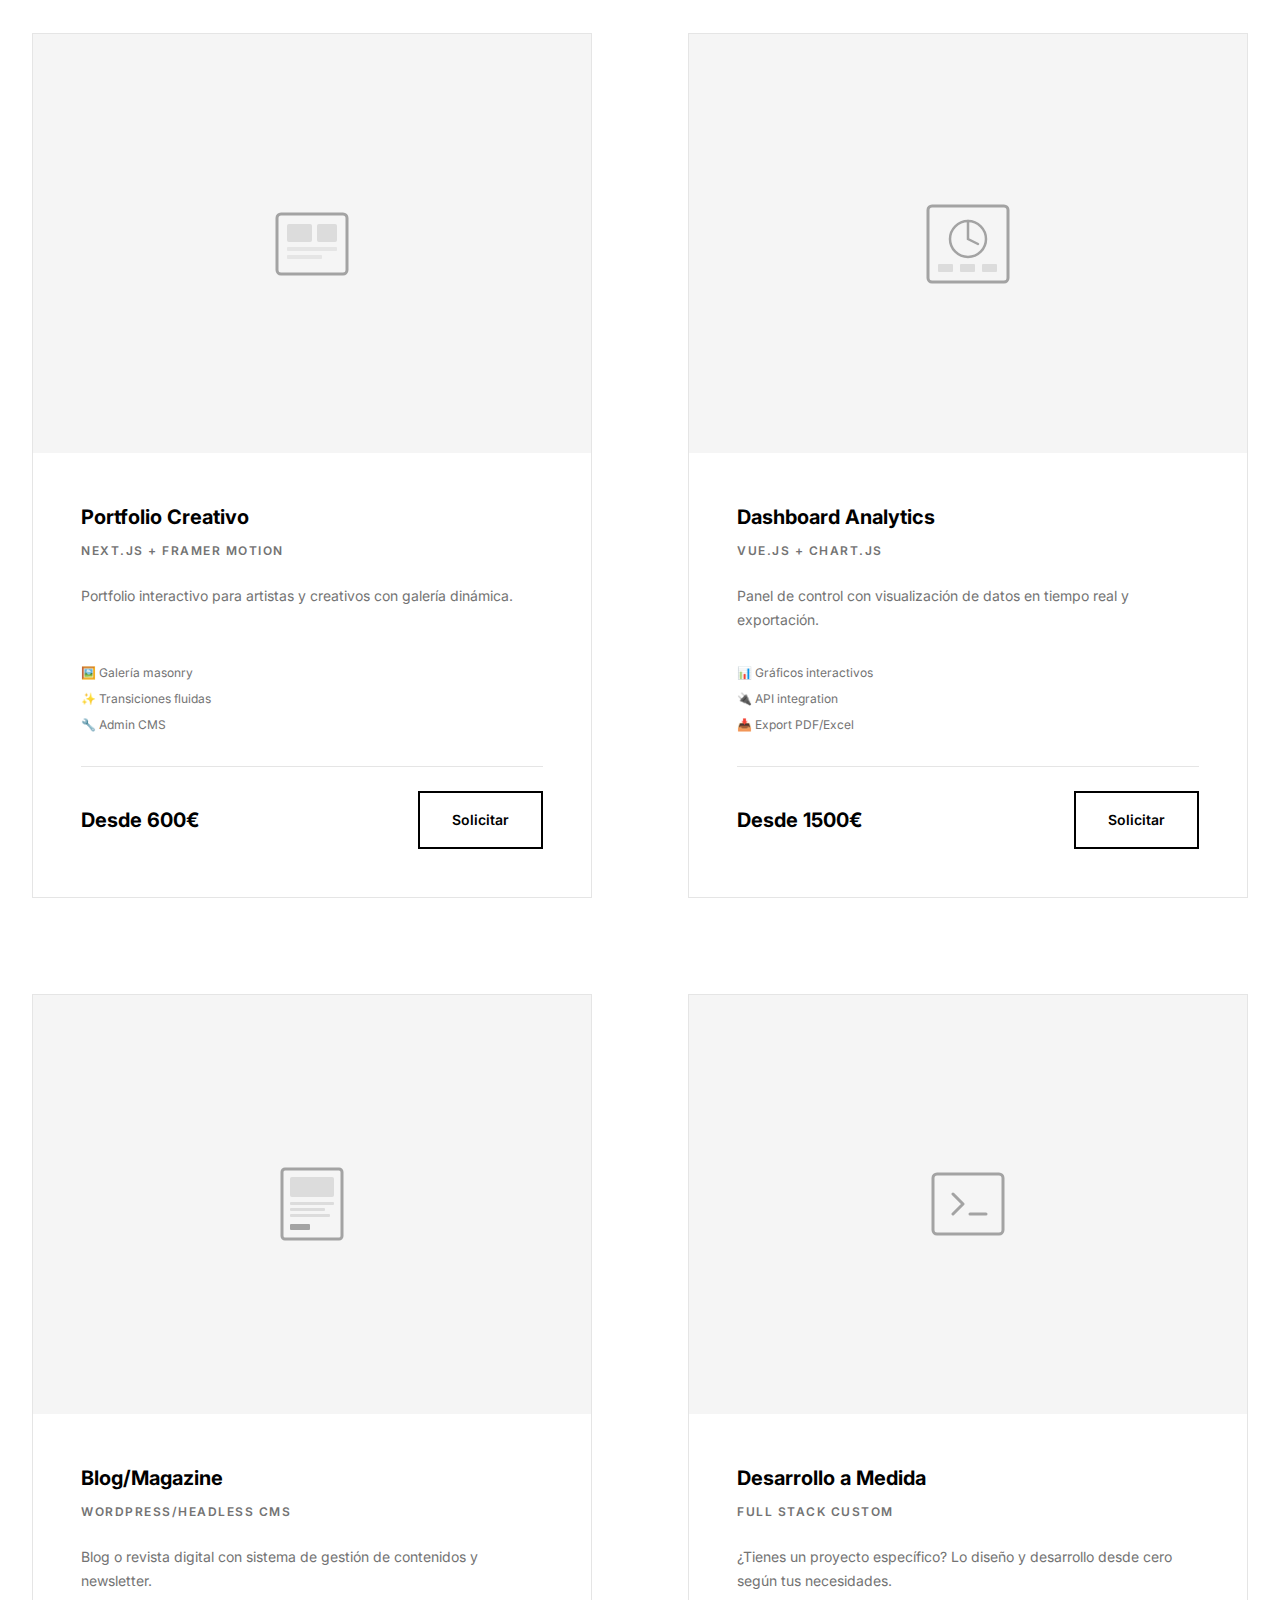
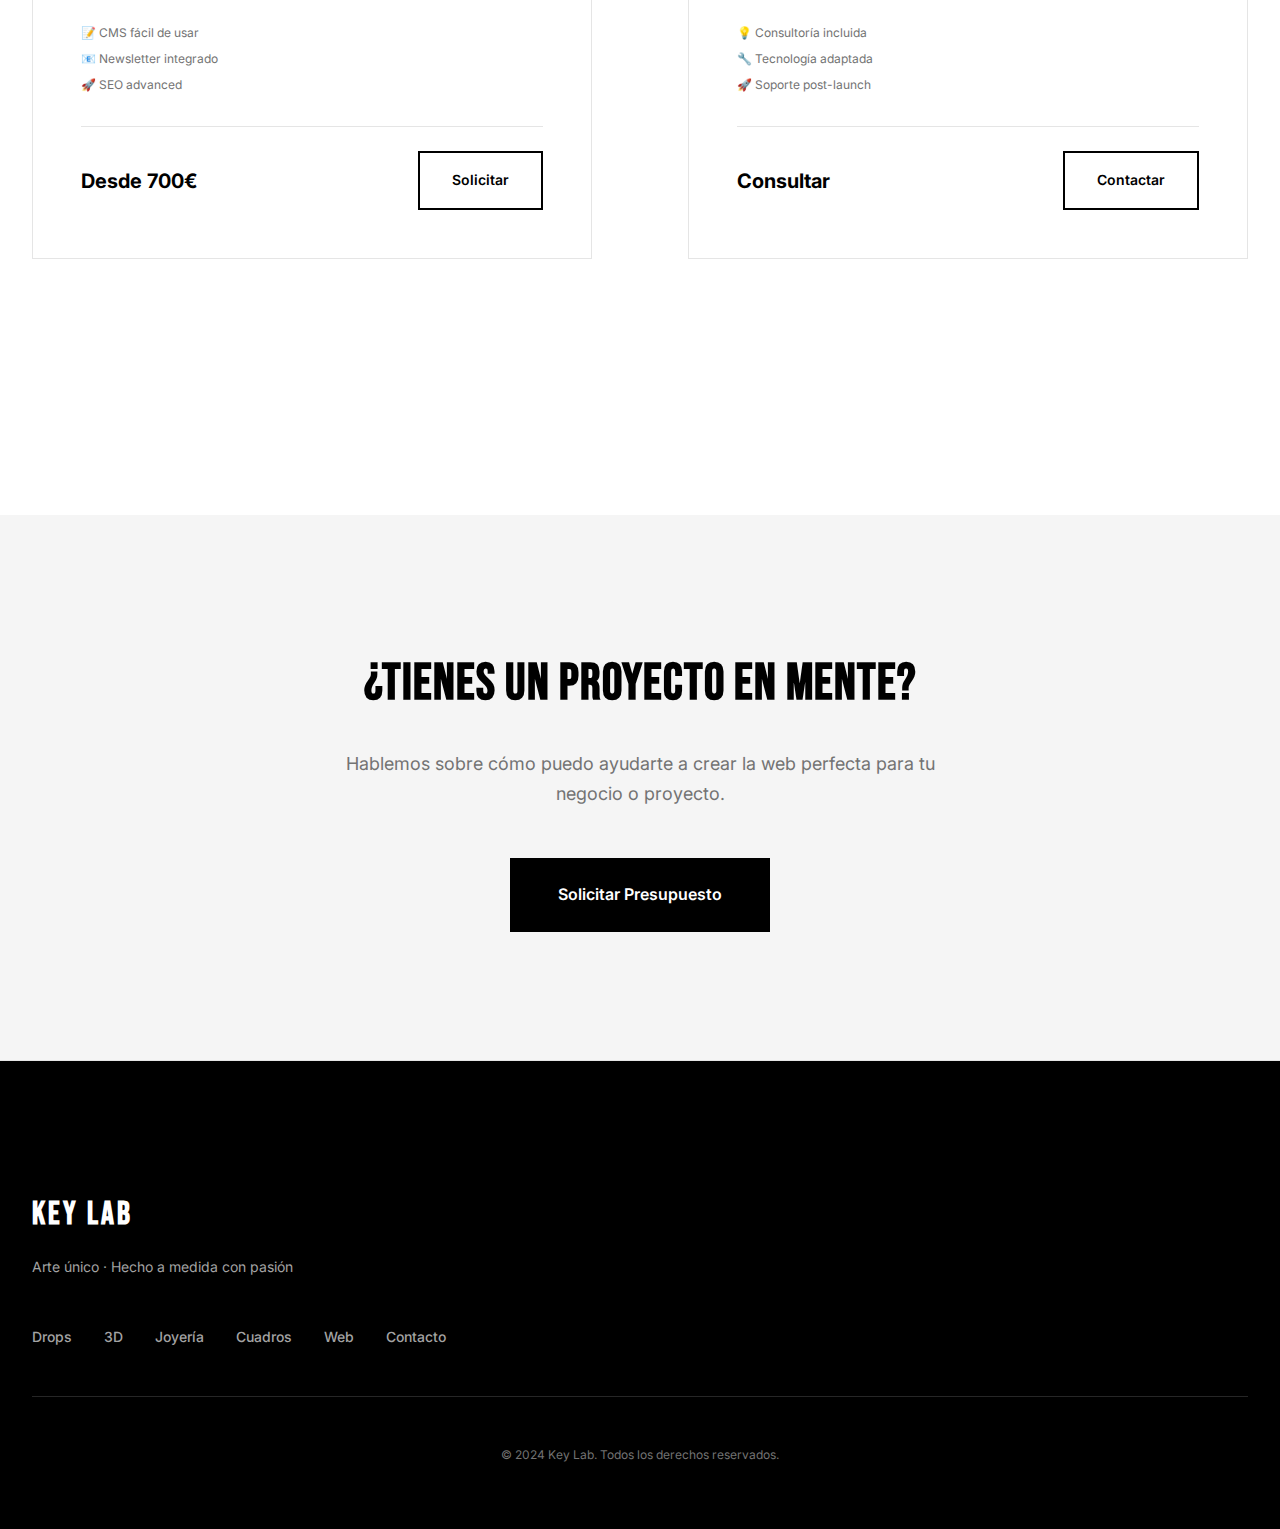
<file: portfolio.html>
﻿<!DOCTYPE html>
<html lang="es">

<head>
    <meta charset="UTF-8">
    <meta name="viewport" content="width=device-width, initial-scale=1.0">
    <meta name="description"
        content="Key Lab - Portfolio de desarrollo web: sitios modernos, aplicaciones y diseño UI/UX.">
    <title>Portfolio Web - Key Lab</title>

    <link rel="preconnect" href="https://fonts.googleapis.com">
    <link rel="preconnect" href="https://fonts.gstatic.com" crossorigin>
    <link href="https://fonts.googleapis.com/css2?family=Bebas+Neue&family=Inter:wght@400;500;600;700;800&display=swap"
        rel="stylesheet">

    <link rel="stylesheet" href="styles.css">
</head>

<body>
    <!-- Navigation -->
    <nav class="nav">
        <div class="nav-container">
            <a href="index.html" class="nav-logo">KEY LAB</a>
            <ul class="nav-links">
                <li><a href="index.html#drops">Drops</a></li>
                <li><a href="3d.html">3D</a></li>
                <li><a href="joyeria.html">Joyería</a></li>
                <li><a href="cuadros.html">Cuadros</a></li>
                <li><a href="portfolio.html">Web</a></li>
                <li><a href="index.html#contacto">Contacto</a></li>
            </ul>
            <button class="mobile-menu-toggle" aria-label="Toggle menu">
                <div class="hamburger">
                    <span></span>
                    <span></span>
                    <span></span>
                </div>
            </button>
        </div>
    </nav>

    <!-- Mobile Menu Overlay -->
    <div class="mobile-menu">
        <ul>
            <li><a href="index.html#drops">Drops</a></li>
            <li><a href="3d.html">3D</a></li>
            <li><a href="joyeria.html">Joyería</a></li>
            <li><a href="cuadros.html">Cuadros</a></li>
            <li><a href="portfolio.html">Web</a></li>
            <li><a href="index.html#contacto">Contacto</a></li>
        </ul>
    </div>

    <!-- Page Header -->
    <section class="page-header">
        <div class="page-header-content">
            <a href="index.html" class="back-link">← Volver</a>
            <h1 class="page-title">DESARROLLO WEB</h1>
            <p class="page-subtitle">Sitios web modernos, aplicaciones a medida y experiencias digitales que convierten.
            </p>
        </div>
    </section>

    <!-- Projects Grid -->
    <section class="products-section">
        <div class="products-grid-full">

            <!-- E-commerce -->
            <div class="product-card">
                <div class="product-image">
                    <div class="product-placeholder">
                        <svg width="120" height="120" viewBox="0 0 120 120" fill="none">
                            <rect x="20" y="25" width="80" height="70" rx="4" stroke="currentColor" stroke-width="3" />
                            <path d="M20 38H100" stroke="currentColor" stroke-width="3" />
                            <rect x="30" y="48" width="25" height="25" rx="2" stroke="currentColor" stroke-width="2" />
                            <rect x="63" y="48" width="27" height="12" rx="1" fill="currentColor" opacity="0.3" />
                            <rect x="63" y="63" width="20" height="8" rx="1" fill="currentColor" opacity="0.2" />
                        </svg>
                    </div>
                </div>
                <div class="product-details">
                    <h3>E-commerce Streetwear</h3>
                    <p class="product-type">REACT + NODE.JS + STRIPE</p>
                    <p class="product-desc">Tienda online completa con carrito, pagos, gestion de inventario y panel
                        admin.</p>
                    <div class="product-specs">
                        <span>📱 Responsive design</span>
                        <span>💳 Pagos integrados</span>
                        <span>🚀 SEO optimizado</span>
                    </div>
                    <div class="product-footer">
                        <span class="product-price">Desde 1200€</span>
                        <a href="index.html#contacto" class="btn-secondary-small">Solicitar</a>
                    </div>
                </div>
            </div>

            <!-- Landing Page -->
            <div class="product-card">
                <div class="product-image">
                    <div class="product-placeholder">
                        <svg width="120" height="120" viewBox="0 0 120 120" fill="none">
                            <rect x="30" y="20" width="60" height="80" rx="3" stroke="currentColor" stroke-width="3" />
                            <rect x="38" y="28" width="44" height="8" rx="1" fill="currentColor" />
                            <rect x="38" y="42" width="30" height="4" rx="1" fill="currentColor" opacity="0.4" />
                            <rect x="38" y="50" width="35" height="4" rx="1" fill="currentColor" opacity="0.4" />
                            <circle cx="60" cy="70" r="12" stroke="currentColor" stroke-width="2.5" />
                        </svg>
                    </div>
                </div>
                <div class="product-details">
                    <h3>Landing Page Premium</h3>
                    <p class="product-type">HTML + CSS + ANIMATIONS</p>
                    <p class="product-desc">Landing page de alto impacto con animaciones suaves y diseño que convierte.
                    </p>
                    <div class="product-specs">
                        <span>⚡ Carga ultrarrápida</span>
                        <span>✨ Animaciones 60fps</span>
                        <span>📱 Mobile-first</span>
                    </div>
                    <div class="product-footer">
                        <span class="product-price">Desde 400€</span>
                        <a href="index.html#contacto" class="btn-secondary-small">Solicitar</a>
                    </div>
                </div>
            </div>

            <!-- Portfolio Creative -->
            <div class="product-card">
                <div class="product-image">
                    <div class="product-placeholder">
                        <svg width="120" height="120" viewBox="0 0 120 120" fill="none">
                            <rect x="25" y="30" width="70" height="60" rx="4" stroke="currentColor" stroke-width="3" />
                            <rect x="35" y="40" width="25" height="18" rx="2" fill="currentColor" opacity="0.3" />
                            <rect x="65" y="40" width="20" height="18" rx="2" fill="currentColor" opacity="0.3" />
                            <rect x="35" y="63" width="50" height="4" rx="1" fill="currentColor" opacity="0.2" />
                            <rect x="35" y="71" width="35" height="4" rx="1" fill="currentColor" opacity="0.2" />
                        </svg>
                    </div>
                </div>
                <div class="product-details">
                    <h3>Portfolio Creativo</h3>
                    <p class="product-type">NEXT.JS + FRAMER MOTION</p>
                    <p class="product-desc">Portfolio interactivo para artistas y creativos con galería dinámica.</p>
                    <div class="product-specs">
                        <span>🖼️ Galería masonry</span>
                        <span>✨ Transiciones fluidas</span>
                        <span>🔧 Admin CMS</span>
                    </div>
                    <div class="product-footer">
                        <span class="product-price">Desde 600€</span>
                        <a href="index.html#contacto" class="btn-secondary-small">Solicitar</a>
                    </div>
                </div>
            </div>

            <!-- Dashboard -->
            <div class="product-card">
                <div class="product-image">
                    <div class="product-placeholder">
                        <svg width="120" height="120" viewBox="0 0 120 120" fill="none">
                            <rect x="20" y="22" width="80" height="76" rx="4" stroke="currentColor" stroke-width="3" />
                            <circle cx="60" cy="55" r="18" stroke="currentColor" stroke-width="2.5" />
                            <path d="M60 37V55L70 60" stroke="currentColor" stroke-width="2.5" stroke-linecap="round" />
                            <rect x="30" y="80" width="15" height="8" rx="1" fill="currentColor" opacity="0.3" />
                            <rect x="52" y="80" width="15" height="8" rx="1" fill="currentColor" opacity="0.3" />
                            <rect x="74" y="80" width="15" height="8" rx="1" fill="currentColor" opacity="0.3" />
                        </svg>
                    </div>
                </div>
                <div class="product-details">
                    <h3>Dashboard Analytics</h3>
                    <p class="product-type">VUE.JS + CHART.JS</p>
                    <p class="product-desc">Panel de control con visualización de datos en tiempo real y exportación.
                    </p>
                    <div class="product-specs">
                        <span>📊 Gráficos interactivos</span>
                        <span>🔌 API integration</span>
                        <span>📥 Export PDF/Excel</span>
                    </div>
                    <div class="product-footer">
                        <span class="product-price">Desde 1500€</span>
                        <a href="index.html#contacto" class="btn-secondary-small">Solicitar</a>
                    </div>
                </div>
            </div>

            <!-- Blog -->
            <div class="product-card">
                <div class="product-image">
                    <div class="product-placeholder">
                        <svg width="120" height="120" viewBox="0 0 120 120" fill="none">
                            <rect x="30" y="25" width="60" height="70" rx="3" stroke="currentColor" stroke-width="3" />
                            <rect x="38" y="33" width="44" height="20" rx="2" fill="currentColor" opacity="0.3" />
                            <rect x="38" y="58" width="44" height="3" rx="1" fill="currentColor" opacity="0.3" />
                            <rect x="38" y="64" width="35" height="3" rx="1" fill="currentColor" opacity="0.3" />
                            <rect x="38" y="70" width="40" height="3" rx="1" fill="currentColor" opacity="0.3" />
                            <rect x="38" y="80" width="20" height="6" rx="1" fill="currentColor" />
                        </svg>
                    </div>
                </div>
                <div class="product-details">
                    <h3>Blog/Magazine</h3>
                    <p class="product-type">WORDPRESS/HEADLESS CMS</p>
                    <p class="product-desc">Blog o revista digital con sistema de gestión de contenidos y newsletter.
                    </p>
                    <div class="product-specs">
                        <span>📝 CMS fácil de usar</span>
                        <span>📧 Newsletter integrado</span>
                        <span>🚀 SEO advanced</span>
                    </div>
                    <div class="product-footer">
                        <span class="product-price">Desde 700€</span>
                        <a href="index.html#contacto" class="btn-secondary-small">Solicitar</a>
                    </div>
                </div>
            </div>

            <!-- Custom Development -->
            <div class="product-card">
                <div class="product-image">
                    <div class="product-placeholder">
                        <svg width="120" height="120" viewBox="0 0 120 120" fill="none">
                            <rect x="25" y="30" width="70" height="60" rx="4" stroke="currentColor" stroke-width="3" />
                            <path d="M45 50L55 60L45 70" stroke="currentColor" stroke-width="3" stroke-linecap="round"
                                stroke-linejoin="round" />
                            <path d="M62 70H78" stroke="currentColor" stroke-width="3" stroke-linecap="round" />
                        </svg>
                    </div>
                </div>
                <div class="product-details">
                    <h3>Desarrollo a Medida</h3>
                    <p class="product-type">FULL STACK CUSTOM</p>
                    <p class="product-desc">¿Tienes un proyecto específico? Lo diseño y desarrollo desde cero según tus
                        necesidades.</p>
                    <div class="product-specs">
                        <span>💡 Consultoría incluida</span>
                        <span>🔧 Tecnología adaptada</span>
                        <span>🚀 Soporte post-launch</span>
                    </div>
                    <div class="product-footer">
                        <span class="product-price">Consultar</span>
                        <a href="index.html#contacto" class="btn-secondary-small">Contactar</a>
                    </div>
                </div>
            </div>

        </div>
    </section>

    <!-- CTA Section -->
    <section class="cta-section">
        <div class="cta-content">
            <h2>¿Tienes un proyecto en mente?</h2>
            <p>Hablemos sobre cómo puedo ayudarte a crear la web perfecta para tu negocio o proyecto.</p>
            <a href="index.html#contacto" class="btn-primary">Solicitar Presupuesto</a>
        </div>
    </section>

    <!-- Footer -->
    <footer class="footer">
        <div class="footer-content">
            <div class="footer-brand">
                <h3>KEY LAB</h3>
                <p>Arte único · Hecho a medida con pasión</p>
            </div>

            <div class="footer-links">
                <a href="index.html#drops">Drops</a>
                <a href="3d.html">3D</a>
                <a href="joyeria.html">Joyería</a>
                <a href="cuadros.html">Cuadros</a>
                <a href="portfolio.html">Web</a>
                <a href="index.html#contacto">Contacto</a>
            </div>

            <div class="footer-bottom">
                <p>&copy; 2024 Key Lab. Todos los derechos reservados.</p>
            </div>
        </div>
    </footer>

    <script src="script.js"></script>
</body>

</html>
</file>
<file: styles.css>
/* ================================================
   KEY LAB - Minimalist E-Commerce Design System
   ================================================ */

/* ================================================
   CSS Variables
   ================================================ */
:root {
    /* Colors - Minimalist Palette */
    --color-black: #000000;
    --color-white: #FFFFFF;
    --color-gray-100: #F5F5F5;
    --color-gray-200: #E5E5E5;
    --color-gray-300: #D4D4D4;
    --color-gray-400: #A3A3A3;
    --color-gray-600: #737373;
    --color-gray-800: #262626;
    --color-accent: #FF6B35;
    --color-accent-dark: #E55A2B;

    /* Typography */
    --font-display: 'Bebas Neue', sans-serif;
    --font-body: 'Inter', sans-serif;

    /* Font Sizes */
    --text-xs: 0.75rem;
    --text-sm: 0.875rem;
    --text-base: 1rem;
    --text-lg: 1.125rem;
    --text-xl: 1.25rem;
    --text-2xl: 1.5rem;
    --text-3xl: 2rem;
    --text-4xl: 2.5rem;
    --text-5xl: 3.5rem;
    --text-6xl: 4.5rem;
    --text-hero: 6rem;

    /* Spacing */
    --space-xs: 0.5rem;
    --space-sm: 1rem;
    --space-md: 1.5rem;
    --space-lg: 2rem;
    --space-xl: 3rem;
    --space-2xl: 4rem;
    --space-3xl: 6rem;
    --space-4xl: 8rem;

    /* Layout */
    --max-width: 1400px;
    --section-padding: var(--space-4xl);

    /* Transitions */
    --transition-fast: 0.15s ease;
    --transition-base: 0.3s ease;
    --transition-slow: 0.5s ease;
}

/* ================================================
   Reset & Base
   ================================================ */
* {
    margin: 0;
    padding: 0;
    box-sizing: border-box;
}

html {
    font-size: 16px;
    scroll-behavior: smooth;
}

body {
    font-family: var(--font-body);
    font-size: var(--text-sm);
    line-height: 1.6;
    color: var(--color-black);
    background-color: var(--color-white);
    -webkit-font-smoothing: antialiased;
    -moz-osx-font-smoothing: grayscale;
}

img {
    max-width: 100%;
    display: block;
}

a {
    color: inherit;
    text-decoration: none;
}

button {
    border: none;
    background: none;
    font-family: inherit;
    cursor: pointer;
}

/* ================================================
   Navigation
   ================================================ */
.nav {
    position: fixed;
    top: 0;
    left: 0;
    right: 0;
    z-index: 1000;
    background-color: var(--color-white);
    border-bottom: 1px solid var(--color-gray-200);
    padding: var(--space-md) 0;
}

.nav-container {
    max-width: var(--max-width);
    margin: 0 auto;
    padding: 0 var(--space-lg);
    display: flex;
    justify-content: space-between;
    align-items: center;
}

.nav-logo {
    font-family: var(--font-display);
    font-size: var(--text-2xl);
    letter-spacing: 2px;
    font-weight: 400;
    color: var(--color-black);
    transition: color var(--transition-fast);
}

.nav-logo:hover {
    color: var(--color-accent);
}

.nav-links {
    display: flex;
    gap: var(--space-xl);
    list-style: none;
}

.nav-links a {
    font-size: var(--text-sm);
    font-weight: 500;
    color: var(--color-gray-600);
    transition: color var(--transition-fast);
    position: relative;
}

.nav-links a::after {
    content: '';
    position: absolute;
    bottom: -4px;
    left: 0;
    width: 0;
    height: 1px;
    background-color: var(--color-black);
    transition: width var(--transition-base);
}

.nav-links a:hover {
    color: var(--color-black);
}

.nav-links a:hover::after {
    width: 100%;
}

/* ================================================
   Hero Section
   ================================================ */
.hero {
    min-height: 100vh;
    padding-top: 80px;
    display: flex;
    align-items: center;
    position: relative;
}

.hero-container {
    max-width: var(--max-width);
    margin: 0 auto;
    padding: 0 var(--space-lg);
    display: grid;
    grid-template-columns: 1.2fr 1fr;
    gap: var(--space-3xl);
    align-items: center;
    width: 100%;
}

.hero-image {
    position: relative;
}

.hero-badge {
    position: absolute;
    top: var(--space-lg);
    left: var(--space-lg);
    background-color: var(--color-black);
    color: var(--color-white);
    padding: var(--space-xs) var(--space-md);
    font-size: var(--text-xs);
    font-weight: 700;
    letter-spacing: 1.5px;
    z-index: 10;
}

.drop-image-placeholder {
    width: 100%;
    aspect-ratio: 1;
    background-color: var(--color-gray-100);
    display: flex;
    align-items: center;
    justify-content: center;
    color: var(--color-accent);
    transition: background-color var(--transition-base);
}

.drop-image-placeholder:hover {
    background-color: var(--color-gray-200);
}

.drop-image-placeholder svg {
    max-width: 80%;
    max-height: 80%;
}

.hero-content {
    display: flex;
    flex-direction: column;
    gap: var(--space-lg);
}

.drop-number {
    font-size: var(--text-sm);
    font-weight: 700;
    letter-spacing: 2px;
    color: var(--color-gray-600);
}

.hero-title {
    font-family: var(--font-display);
    font-size: clamp(var(--text-4xl), 6vw, var(--text-hero));
    line-height: 0.9;
    letter-spacing: 1px;
    font-weight: 400;
    margin: 0;
}

.hero-subtitle {
    font-size: var(--text-lg);
    color: var(--color-gray-600);
    line-height: 1.5;
}

.hero-tags {
    display: flex;
    flex-wrap: wrap;
    gap: var(--space-sm);
}

.tag {
    padding: var(--space-xs) var(--space-md);
    background-color: var(--color-gray-100);
    font-size: var(--text-xs);
    font-weight: 600;
    border-radius: 2px;
}

.hero-price {
    display: flex;
    align-items: baseline;
    gap: var(--space-sm);
    padding: var(--space-md) 0;
    border-top: 1px solid var(--color-gray-200);
    border-bottom: 1px solid var(--color-gray-200);
}

.price-label {
    font-size: var(--text-sm);
    color: var(--color-gray-600);
}

.price-value {
    font-size: var(--text-3xl);
    font-weight: 700;
}

.hero-cta {
    display: flex;
    gap: var(--space-md);
    margin-top: var(--space-md);
}

.btn-primary {
    padding: var(--space-md) var(--space-xl);
    background-color: var(--color-black);
    color: var(--color-white);
    font-size: var(--text-base);
    font-weight: 600;
    transition: all var(--transition-base);
    display: inline-flex;
    align-items: center;
    gap: var(--space-sm);
}

.btn-primary:hover {
    background-color: var(--color-accent);
    transform: translateY(-2px);
}

.btn-secondary {
    padding: var(--space-md) var(--space-xl);
    background-color: var(--color-white);
    color: var(--color-black);
    border: 2px solid var(--color-black);
    font-size: var(--text-base);
    font-weight: 600;
    transition: all var(--transition-base);
}

.btn-secondary:hover {
    background-color: var(--color-black);
    color: var(--color-white);
}

.hero-availability {
    display: flex;
    align-items: center;
    gap: var(--space-sm);
    font-size: var(--text-sm);
    color: var(--color-gray-600);
}

.availability-dot {
    width: 8px;
    height: 8px;
    background-color: #22C55E;
    border-radius: 50%;
    animation: pulse 2s infinite;
}

@keyframes pulse {

    0%,
    100% {
        opacity: 1;
    }

    50% {
        opacity: 0.5;
    }
}

.scroll-hint {
    position: absolute;
    bottom: var(--space-xl);
    left: 50%;
    transform: translateX(-50%);
    display: flex;
    flex-direction: column;
    align-items: center;
    gap: var(--space-sm);
    color: var(--color-gray-600);
    font-size: var(--text-xs);
    letter-spacing: 1px;
}

.scroll-arrow {
    font-size: var(--text-lg);
    animation: bounce 2s infinite;
}

@keyframes bounce {

    0%,
    100% {
        transform: translateY(0);
    }

    50% {
        transform: translateY(8px);
    }
}

/* ================================================
   Value Propositions
   ================================================ */
.value-props {
    padding: var(--section-padding) 0;
    background-color: var(--color-gray-100);
}

.value-container {
    max-width: var(--max-width);
    margin: 0 auto;
    padding: 0 var(--space-lg);
    display: grid;
    grid-template-columns: repeat(3, 1fr);
    gap: var(--space-3xl);
}

.value-item {
    text-align: center;
}

.value-icon {
    font-size: var(--text-5xl);
    margin-bottom: var(--space-md);
}

.value-item h3 {
    font-size: var(--text-xl);
    font-weight: 700;
    margin-bottom: var(--space-sm);
}

.value-item p {
    font-size: var(--text-sm);
    color: var(--color-gray-600);
    line-height: 1.6;
}

/* ================================================
   Gallery Section
   ================================================ */
.gallery {
    padding: var(--section-padding) 0;
}

.gallery-header {
    text-align: center;
    margin-bottom: var(--space-3xl);
}

.section-title {
    font-family: var(--font-display);
    font-size: clamp(var(--text-3xl), 4vw, var(--text-5xl));
    letter-spacing: 1px;
    margin-bottom: var(--space-md);
}

.section-subtitle {
    font-size: var(--text-lg);
    color: var(--color-gray-600);
}

.gallery-grid {
    max-width: var(--max-width);
    margin: 0 auto;
    padding: 0 var(--space-lg);
    display: grid;
    grid-template-columns: repeat(2, 1fr);
    gap: var(--space-xl);
}

.drop-card {
    border: 1px solid var(--color-gray-200);
    transition: all var(--transition-base);
    cursor: pointer;
}

.drop-card:hover {
    border-color: var(--color-black);
    transform: translateY(-4px);
}

.drop-card.sold {
    opacity: 0.6;
}

.drop-card-image {
    position: relative;
    aspect-ratio: 1;
    background-color: var(--color-gray-100);
}

.drop-status {
    position: absolute;
    top: var(--space-md);
    right: var(--space-md);
    background-color: var(--color-black);
    color: var(--color-white);
    padding: var(--space-xs) var(--space-sm);
    font-size: var(--text-xs);
    font-weight: 700;
    letter-spacing: 1px;
}

.drop-status.sold-out {
    background-color: var(--color-gray-600);
}

.drop-placeholder {
    width: 100%;
    height: 100%;
    display: flex;
    align-items: center;
    justify-content: center;
    color: var(--color-gray-300);
}

.drop-card-info {
    padding: var(--space-lg);
}

.drop-card-info h3 {
    font-size: var(--text-lg);
    font-weight: 700;
    margin-bottom: var(--space-xs);
}

.drop-card-info p {
    font-size: var(--text-sm);
    color: var(--color-gray-600);
    margin-bottom: var(--space-md);
}

.drop-price {
    font-size: var(--text-xl);
    font-weight: 700;
    display: block;
}

.gallery-cta {
    text-align: center;
    margin-top: var(--space-3xl);
}

.btn-outline {
    display: inline-block;
    padding: var(--space-md) var(--space-2xl);
    border: 2px solid var(--color-black);
    font-size: var(--text-base);
    font-weight: 600;
    transition: all var(--transition-base);
}

.btn-outline:hover {
    background-color: var(--color-black);
    color: var(--color-white);
}

/* ================================================
   Other Products
   ================================================ */
.other-products {
    padding: var(--section-padding) 0;
    background-color: var(--color-gray-100);
}

.other-header {
    text-align: center;
    margin-bottom: var(--space-3xl);
}

.other-grid {
    max-width: var(--max-width);
    margin: 0 auto;
    padding: 0 var(--space-lg);
    display: grid;
    grid-template-columns: repeat(3, 1fr);
    gap: var(--space-2xl);
}

.category-card {
    background-color: var(--color-white);
    padding: var(--space-2xl);
    border: 1px solid var(--color-gray-200);
    transition: all var(--transition-base);
    text-align: center;
}

.category-card:hover {
    border-color: var(--color-black);
    transform: translateY(-4px);
}

.category-icon {
    margin-bottom: var(--space-lg);
    color: var(--color-black);
}

.category-card h3 {
    font-size: var(--text-xl);
    font-weight: 700;
    margin-bottom: var(--space-sm);
}

.category-card p {
    font-size: var(--text-sm);
    color: var(--color-gray-600);
    margin-bottom: var(--space-lg);
    line-height: 1.6;
}

.link-arrow {
    font-size: var(--text-sm);
    font-weight: 600;
    transition: gap var(--transition-base);
    display: inline-flex;
    align-items: center;
    gap: var(--space-xs);
}

.link-arrow:hover {
    gap: var(--space-sm);
}

/* ================================================
   Social Proof
   ================================================ */
.social-proof {
    padding: var(--section-padding) 0;
}

.social-header {
    text-align: center;
    margin-bottom: var(--space-3xl);
}

.instagram-grid {
    max-width: 900px;
    margin: 0 auto;
    padding: 0 var(--space-lg);
    display: grid;
    grid-template-columns: repeat(4, 1fr);
    gap: var(--space-md);
}

.ig-placeholder {
    aspect-ratio: 1;
    background-color: var(--color-gray-100);
    display: flex;
    align-items: center;
    justify-content: center;
    font-size: var(--text-3xl);
    transition: background-color var(--transition-base);
    cursor: pointer;
}

.ig-placeholder:hover {
    background-color: var(--color-gray-200);
}

.social-cta {
    text-align: center;
    margin-top: var(--space-3xl);
}

/* ================================================
   Contact Section
   ================================================ */
.contact {
    padding: var(--section-padding) 0;
    background-color: var(--color-gray-100);
}

.contact-container {
    max-width: 800px;
    margin: 0 auto;
    padding: 0 var(--space-lg);
    text-align: center;
}

.contact-title {
    font-family: var(--font-display);
    font-size: clamp(var(--text-3xl), 4vw, var(--text-5xl));
    letter-spacing: 1px;
    margin-bottom: var(--space-md);
}

.contact-text {
    font-size: var(--text-lg);
    color: var(--color-gray-600);
    margin-bottom: var(--space-2xl);
    line-height: 1.7;
}

.contact-buttons {
    display: flex;
    justify-content: center;
    gap: var(--space-md);
    margin-bottom: var(--space-3xl);
}

.newsletter {
    margin-top: var(--space-3xl);
    padding-top: var(--space-3xl);
    border-top: 1px solid var(--color-gray-200);
}

.newsletter-label {
    font-size: var(--text-sm);
    font-weight: 600;
    margin-bottom: var(--space-md);
}

.newsletter-form {
    display: flex;
    gap: var(--space-sm);
    max-width: 500px;
    margin: 0 auto;
}

.newsletter-input {
    flex: 1;
    padding: var(--space-md);
    border: 2px solid var(--color-gray-200);
    font-size: var(--text-sm);
    font-family: var(--font-body);
    transition: border-color var(--transition-fast);
}

.newsletter-input:focus {
    outline: none;
    border-color: var(--color-black);
}

.newsletter-btn {
    padding: var(--space-md) var(--space-xl);
    background-color: var(--color-black);
    color: var(--color-white);
    font-size: var(--text-sm);
    font-weight: 600;
    transition: background-color var(--transition-base);
}

.newsletter-btn:hover {
    background-color: var(--color-accent);
}

/* ================================================
   Footer
   ================================================ */
.footer {
    padding: var(--space-3xl) 0;
    border-top: 1px solid var(--color-gray-200);
}

.footer-container {
    max-width: var(--max-width);
    margin: 0 auto;
    padding: 0 var(--space-lg);
    display: flex;
    justify-content: space-between;
    align-items: center;
}

.footer-brand h3 {
    font-family: var(--font-display);
    font-size: var(--text-2xl);
    letter-spacing: 2px;
    margin-bottom: var(--space-xs);
}

.footer-brand p {
    font-size: var(--text-sm);
    color: var(--color-gray-600);
}

.footer-copy p {
    font-size: var(--text-sm);
    color: var(--color-gray-600);
}

/* ================================================
   Category Pages
   ================================================ */
.container {
    max-width: var(--max-width);
    margin: 0 auto;
    padding: 0 var(--space-lg);
}

.products-section {
    padding: var(--space-4xl) 0;
}

.category-hero {
    min-height: 50vh;
    display: flex;
    align-items: center;
    justify-content: center;
    padding-top: 120px;
    padding-bottom: var(--space-3xl);
    background: var(--color-gray-100);
}

.category-hero-content {
    max-width: 800px;
    margin: 0 auto;
    padding: 0 var(--space-lg);
    text-align: center;
}

.back-link {
    display: inline-block;
    font-size: var(--text-sm);
    font-weight: 600;
    color: var(--color-gray-600);
    margin-bottom: var(--space-lg);
    transition: color var(--transition-fast);
}

.back-link:hover {
    color: var(--color-black);
}

.products-grid-full {
    display: grid;
    grid-template-columns: repeat(auto-fill, minmax(350px, 1fr));
    gap: var(--space-2xl);
}

.product-item {
    background: var(--color-white);
    border: 1px solid var(--color-gray-200);
    transition: all var(--transition-base);
}

.product-item:hover {
    border-color: var(--color-black);
    transform: translateY(-4px);
}

.product-image-wrapper {
    aspect-ratio: 4/3;
    background: var(--color-gray-100);
    overflow: hidden;
}

.product-placeholder {
    width: 100%;
    height: 100%;
    display: flex;
    align-items: center;
    justify-content: center;
    color: var(--color-gray-400);
    transition: all var(--transition-base);
}

.product-item:hover .product-placeholder {
    transform: scale(1.05);
    color: var(--color-gray-600);
}

.funko-placeholder {
    background: radial-gradient(circle, rgba(102, 126, 234, 0.08) 0%, transparent 70%);
}

.controller-placeholder {
    background: radial-gradient(circle, rgba(48, 207, 208, 0.08) 0%, transparent 70%);
}

.ball-placeholder {
    background: radial-gradient(circle, rgba(255, 107, 53, 0.08) 0%, transparent 70%);
}

.shoe-placeholder {
    background: radial-gradient(circle, rgba(250, 112, 154, 0.08) 0%, transparent 70%);
}

.custom-placeholder,
.pack-placeholder {
    background: radial-gradient(circle, rgba(118, 75, 162, 0.08) 0%, transparent 70%);
}

.jewelry-placeholder {
    background: radial-gradient(circle, rgba(240, 147, 251, 0.08) 0%, transparent 70%);
}

.web-placeholder {
    background: radial-gradient(circle, rgba(51, 8, 103, 0.1) 0%, transparent 70%);
}

.product-details {
    padding: var(--space-lg);
}

.product-details h3 {
    font-size: var(--text-xl);
    font-weight: 700;
    margin-bottom: var(--space-xs);
}

.product-type {
    font-size: var(--text-xs);
    color: var(--color-gray-600);
    font-weight: 600;
    letter-spacing: 1px;
    text-transform: uppercase;
    margin-bottom: var(--space-sm);
}

.product-desc {
    font-size: var(--text-sm);
    color: var(--color-gray-600);
    line-height: 1.6;
    margin-bottom: var(--space-md);
}

.product-specs {
    display: flex;
    flex-direction: column;
    gap: var(--space-xs);
    margin-bottom: var(--space-lg);
}

.product-specs span {
    font-size: var(--text-xs);
    color: var(--color-gray-600);
}

.product-footer {
    display: flex;
    justify-content: space-between;
    align-items: center;
    padding-top: var(--space-md);
    border-top: 1px solid var(--color-gray-200);
}

.product-price {
    font-size: var(--text-lg);
    font-weight: 700;
}

.btn-secondary-small {
    padding: var(--space-sm) var(--space-lg);
    border: 2px solid var(--color-black);
    font-size: var(--text-sm);
    font-weight: 600;
    transition: all var(--transition-base);
    display: inline-block;
}

.btn-secondary-small:hover {
    background: var(--color-black);
    color: var(--color-white);
}

/* CTA Section */
.cta-section {
    padding: var(--space-4xl) 0;
    background: var(--color-gray-100);
    text-align: center;
}

.cta-content {
    max-width: 700px;
    margin: 0 auto;
    padding: 0 var(--space-lg);
}

.cta-content h2 {
    font-family: var(--font-display);
    font-size: clamp(var(--text-3xl), 4vw, var(--text-5xl));
    letter-spacing: 1px;
    margin-bottom: var(--space-md);
}

.cta-content p {
    font-size: var(--text-lg);
    color: var(--color-gray-600);
    margin-bottom: var(--space-xl);
    line-height: 1.7;
}

/* Skills Section (Portfolio page) */
.skills-section {
    padding: var(--space-3xl) 0;
    background: var(--color-white);
}

.skills-grid {
    max-width: var(--max-width);
    margin: 0 auto;
    padding: 0 var(--space-lg);
    display: grid;
    grid-template-columns: repeat(3, 1fr);
    gap: var(--space-xl);
    margin-top: var(--space-2xl);
}

.skill-item {
    text-align: center;
}

.skill-item h3 {
    font-size: var(--text-xl);
    font-weight: 700;
    margin-bottom: var(--space-sm);
}

.skill-item p {
    font-size: var(--text-sm);
    color: var(--color-gray-600);
    line-height: 1.6;
}

/* ================================================
   Responsive Design - Complete Media Queries
   ================================================ */

/* Tablets & Large Screens (max-width: 1024px) */
@media (max-width: 1024px) {
    :root {
        --section-padding: var(--space-3xl);
        --text-hero: 5rem;
        --text-6xl: 3.5rem;
    }

    .hero-container {
        gap: var(--space-2xl);
    }

    .value-container {
        gap: var(--space-2xl);
    }

    .other-grid {
        grid-template-columns: repeat(2, 1fr);
        gap: var(--space-xl);
    }

    .products-grid-full {
        grid-template-columns: repeat(2, 1fr);
        gap: var(--space-2xl);
    }

    .skills-grid {
        grid-template-columns: 1fr;
        gap: var(--space-2xl);
    }

    .gallery-grid {
        grid-template-columns: repeat(1, 1fr);
    }

    .instagram-grid {
        grid-template-columns: repeat(3, 1fr);
    }
}

/* Tablets & Mobile Landscape (max-width: 768px) */
@media (max-width: 768px) {
    :root {
        --section-padding: var(--space-2xl);
        --text-hero: 3.5rem;
        --text-6xl: 2.75rem;
        --text-5xl: 2.5rem;
        --text-4xl: 2rem;
        --text-3xl: 1.75rem;
    }

    /* Navigation */
    .nav {
        padding: var(--space-sm) 0;
    }

    .nav-container {
        padding: 0 var(--space-md);
    }

    .nav-logo {
        font-size: var(--text-xl);
    }

    .nav-links {
        display: none;
    }

    /* Hero Section */
    .hero {
        min-height: auto;
        padding-top: 100px;
        padding-bottom: var(--space-3xl);
    }

    .hero-container {
        grid-template-columns: 1fr;
        gap: var(--space-xl);
        padding: 0 var(--space-md);
    }

    .flip-card {
        order: 1;
        max-width: 500px;
        margin: 0 auto;
    }

    .hero-image {
        order: 1;
    }

    .hero-content {
        order: 2;
    }

    .hero-title {
        font-size: clamp(var(--text-3xl), 8vw, var(--text-4xl));
    }

    .hero-subtitle {
        font-size: var(--text-base);
    }

    .hero-cta {
        flex-direction: column;
        gap: var(--space-sm);
    }

    .btn-primary,
    .btn-secondary {
        width: 100%;
        text-align: center;
        justify-content: center;
    }

    .scroll-hint {
        display: none;
    }

    /* Value Props */
    .value-container {
        grid-template-columns: 1fr;
        gap: var(--space-2xl);
        padding: 0 var(--space-md);
    }

    .value-icon {
        font-size: var(--text-4xl);
    }

    /* Gallery & Drops */
    .gallery-grid {
        grid-template-columns: 1fr;
        gap: var(--space-lg);
        padding: 0 var(--space-md);
    }

    .drop-card {
        min-width: 260px;
        max-width: 100%;
    }

    /* Other Products Grid */
    .other-grid {
        grid-template-columns: 1fr;
        gap: var(--space-lg);
        padding: 0 var(--space-md);
    }

    /* Products Grid */
    .products-grid-full {
        grid-template-columns: 1fr;
        gap: var(--space-xl);
        padding: var(--space-2xl) var(--space-md);
    }

    /* Instagram */
    .instagram-grid {
        grid-template-columns: repeat(2, 1fr);
        gap: var(--space-sm);
        padding: 0 var(--space-md);
    }

    /* Contact */
    .contact-container {
        grid-template-columns: 1fr;
        gap: var(--space-2xl);
        padding: 0 var(--space-md);
    }

    .contact-info h2 {
        font-size: var(--text-3xl);
    }

    .contact-form button {
        width: 100%;
    }

    .contact-buttons {
        flex-direction: column;
        gap: var(--space-sm);
    }

    .contact-buttons .btn-primary,
    .contact-buttons .btn-secondary {
        width: 100%;
    }

    /* Newsletter */
    .newsletter-form {
        flex-direction: column;
        max-width: 100%;
    }

    .newsletter-btn {
        width: 100%;
    }

    /* Footer */
    .footer-container {
        flex-direction: column;
        text-align: center;
        gap: var(--space-xl);
        padding: 0 var(--space-md);
    }

    .footer-content {
        padding: 0 var(--space-md);
    }

    .footer-brand h3 {
        font-size: var(--text-2xl);
    }

    .footer-links {
        justify-content: center;
        gap: var(--space-md);
    }

    .footer-social {
        gap: var(--space-md);
    }

    /* Section Headers */
    .section-title {
        font-size: var(--text-3xl);
    }

    .section-subtitle {
        font-size: var(--text-base);
    }

    .page-title {
        font-size: var(--text-4xl);
    }

    .page-subtitle {
        font-size: var(--text-base);
    }

    /* Buttons */
    .btn-outline {
        padding: var(--space-sm) var(--space-lg);
        font-size: var(--text-sm);
    }

    /* Carousel */
    .carousel-container {
        padding: 0 var(--space-sm);
    }

    .carousel-btn {
        display: none;
    }

    .gallery-grid {
        padding: var(--space-md);
    }

    /* Flip Card */
    .card-logo {
        font-size: var(--text-2xl);
    }

    .card-number {
        font-size: var(--text-lg);
    }
}

/* Mobile Portrait (max-width: 480px) */
@media (max-width: 480px) {
    :root {
        --section-padding: var(--space-xl);
        --text-hero: 2.5rem;
        --text-6xl: 2rem;
        --text-5xl: 1.875rem;
        --text-4xl: 1.5rem;
        --text-3xl: 1.375rem;
        --text-2xl: 1.25rem;
        --space-4xl: 4rem;
        --space-3xl: 3rem;
    }

    /* Navigation */
    .nav-logo {
        font-size: var(--text-lg);
        letter-spacing: 1px;
    }

    .nav-container {
        padding: 0 var(--space-sm);
    }

    /* Hero */
    .hero {
        padding-top: 80px;
        padding-bottom: var(--space-2xl);
    }

    .hero-container {
        padding: 0 var(--space-sm);
        gap: var(--space-lg);
    }

    .flip-card {
        max-width: 100%;
    }

    .hero-title {
        font-size: clamp(var(--text-2xl), 10vw, var(--text-3xl));
        line-height: 1;
    }

    .hero-subtitle {
        font-size: var(--text-sm);
    }

    .hero-tags {
        gap: var(--space-xs);
    }

    .tag {
        font-size: 0.65rem;
        padding: 6px var(--space-sm);
    }

    .hero-badge {
        font-size: 0.65rem;
        padding: 6px var(--space-sm);
    }

    .drop-status {
        font-size: 0.65rem;
        padding: 6px var(--space-xs);
    }

    .drop-number {
        font-size: 0.75rem;
    }

    .price-value {
        font-size: var(--text-2xl);
    }

    .btn-primary,
    .btn-secondary {
        padding: var(--space-sm) var(--space-lg);
        font-size: var(--text-sm);
    }

    /* Value Props */
    .value-container {
        padding: 0 var(--space-sm);
        gap: var(--space-xl);
    }

    .value-icon {
        font-size: var(--text-3xl);
        margin-bottom: var(--space-sm);
    }

    .value-item h3 {
        font-size: var(--text-lg);
    }

    /* Gallery */
    .gallery-grid {
        padding: var(--space-sm);
        gap: var(--space-md);
    }

    .drop-card {
        min-width: 240px;
    }

    .drop-card-info {
        padding: var(--space-md);
    }

    .drop-card-info h3 {
        font-size: var(--text-base);
    }

    .drop-price {
        font-size: var(--text-lg);
    }

    /* Other Products */
    .other-grid {
        padding: 0 var(--space-sm);
        gap: var(--space-md);
    }

    .category-card {
        padding: var(--space-xl);
    }

    .category-card h3 {
        font-size: var(--text-lg);
    }

    /* Products */
    .products-grid-full {
        padding: var(--space-xl) var(--space-sm);
        gap: var(--space-lg);
    }

    .product-card .product-details {
        padding: var(--space-lg);
    }

    .product-card .product-details h3 {
        font-size: var(--text-lg);
    }

    .product-specs span {
        font-size: 0.7rem;
    }

    .product-type {
        font-size: 0.65rem;
    }

    /* Instagram */
    .instagram-grid {
        grid-template-columns: repeat(2, 1fr);
        gap: 8px;
        padding: 0 var(--space-sm);
    }

    /* Contact */
    .contact-container {
        padding: 0 var(--space-sm);
    }

    .contact-info h2 {
        font-size: var(--text-2xl);
    }

    .contact-info p {
        font-size: var(--text-base);
    }

    .contact-form input,
    .contact-form textarea {
        padding: var(--space-sm);
        font-size: var(--text-sm);
    }

    /* Newsletter */
    .newsletter-form {
        padding: 0 var(--space-sm);
    }

    .newsletter-input {
        padding: var(--space-sm);
        font-size: var(--text-sm);
    }

    .newsletter-btn {
        padding: var(--space-sm) var(--space-md);
    }

    /* Footer */
    .footer {
        padding: var(--space-2xl) 0 var(--space-xl);
    }

    .footer-content {
        padding: 0 var(--space-sm);
    }

    .footer-brand h3 {
        font-size: var(--text-xl);
        letter-spacing: 2px;
    }

    .footer-brand p {
        font-size: 0.8rem;
    }

    .footer-links {
        gap: var(--space-sm);
        font-size: var(--text-sm);
    }

    .footer-social {
        gap: var(--space-sm);
    }

    .social-link {
        width: 40px;
        height: 40px;
    }

    .social-link svg {
        width: 18px;
        height: 18px;
    }

    /* Page Headers */
    .page-header {
        min-height: 30vh;
        padding-top: 100px;
        padding-bottom: var(--space-xl);
    }

    .page-header-content {
        padding: 0 var(--space-sm);
    }

    .page-title {
        font-size: var(--text-3xl);
        margin-bottom: var(--space-sm);
    }

    .page-subtitle {
        font-size: var(--text-sm);
    }

    .back-link {
        font-size: 0.8rem;
        margin-bottom: var(--space-sm);
    }

    /* Section Titles */
    .section-title {
        font-size: var(--text-2xl);
    }

    .section-subtitle {
        font-size: var(--text-sm);
    }

    /* CTA Section */
    .cta-content {
        padding: 0 var(--space-sm);
    }

    .cta-content h2 {
        font-size: var(--text-2xl);
    }

    .cta-content p {
        font-size: var(--text-base);
    }

    /* Flip Card */
    .card-logo {
        font-size: var(--text-xl);
        letter-spacing: 2px;
    }

    .card-number {
        font-size: var(--text-base);
    }

    .card-hint svg {
        width: 50px;
        height: 50px;
    }

    .edition-badge {
        font-size: 0.65rem;
        padding: 6px var(--space-md);
    }
}

/* ================================================
   Flip Card Animation
   ================================================ */
.flip-card {
    perspective: 2000px;
    width: 100%;
    cursor: pointer;
}

.flip-card-inner {
    position: relative;
    width: 100%;
    transition: transform 0.8s cubic-bezier(0.4, 0.0, 0.2, 1);
    transform-style: preserve-3d;
}

.flip-card.flipped .flip-card-inner {
    transform: rotateY(180deg);
}

.flip-card-front,
.flip-card-back {
    backface-visibility: hidden;
    -webkit-backface-visibility: hidden;
}

.flip-card-front {
    transform: rotateY(180deg);
}

.flip-card-back {
    position: absolute;
    width: 100%;
    height: 100%;
    top: 0;
    left: 0;
}

/* Mystery Card - Back Side */
.mystery-card {
    aspect-ratio: 1;
    background: linear-gradient(135deg, var(--color-black) 0%, var(--color-gray-800) 100%);
    border: 3px solid var(--color-accent);
    display: flex;
    flex-direction: column;
    align-items: center;
    justify-content: center;
    padding: var(--space-2xl);
    position: relative;
    overflow: hidden;
    transition: all var(--transition-base);
}

.mystery-card:hover {
    border-color: var(--color-accent-dark);
    box-shadow: 0 20px 40px rgba(255, 107, 53, 0.3);
}

.card-pattern {
    position: absolute;
    inset: 0;
    background-image:
        repeating-linear-gradient(45deg,
            transparent,
            transparent 10px,
            rgba(255, 255, 255, 0.03) 10px,
            rgba(255, 255, 255, 0.03) 20px);
}

.card-logo {
    font-family: var(--font-display);
    font-size: var(--text-3xl);
    color: var(--color-white);
    letter-spacing: 4px;
    margin-bottom: var(--space-xl);
    z-index: 2;
}

.card-number {
    font-size: var(--text-xl);
    color: var(--color-accent);
    font-weight: 700;
    letter-spacing: 3px;
    margin-bottom: var(--space-2xl);
    z-index: 2;
}

.card-hint {
    display: flex;
    flex-direction: column;
    align-items: center;
    gap: var(--space-md);
    z-index: 2;
}

.card-hint svg {
    color: var(--color-accent);
    animation: pulse 2s ease-in-out infinite;
}

@keyframes pulse {

    0%,
    100% {
        transform: scale(1);
        opacity: 1;
    }

    50% {
        transform: scale(1.1);
        opacity: 0.8;
    }
}

.card-hint p {
    color: var(--color-gray-400);
    font-size: var(--text-sm);
    font-weight: 500;
    letter-spacing: 1px;
    text-transform: uppercase;
}

.edition-badge {
    position: absolute;
    bottom: var(--space-lg);
    left: 50%;
    transform: translateX(-50%);
    background-color: var(--color-accent);
    color: var(--color-white);
    padding: var(--space-xs) var(--space-lg);
    font-size: var(--text-xs);
    font-weight: 700;
    letter-spacing: 1.5px;
    z-index: 2;
}

/* Revealed Content - Front Side */
.hero-image-revealed {
    position: relative;
}

.hero-content-revealed {
    display: flex;
    flex-direction: column;
    gap: var(--space-lg);
}

/* Añadir estos estilos al FINAL del archivo styles.css */

/* ================================================
   Page Header para páginas de productos
   ================================================ */
.page-header {
    min-height: 40vh;
    display: flex;
    align-items: center;
    justify-content: center;
    padding-top: 120px;
    padding-bottom: var(--space-3xl);
    background: var(--color-gray-100);
}

.page-header-content {
    max-width: 800px;
    margin: 0 auto;
    padding: 0 var(--space-lg);
    text-align: center;
}

.page-title {
    font-family: var(--font-display);
    font-size: clamp(var(--text-4xl), 6vw, var(--text-6xl));
    line-height: 0.9;
    letter-spacing: 2px;
    margin-bottom: var(--space-md);
}

.page-subtitle {
    font-size: var(--text-lg);
    color: var(--color-gray-600);
    line-height: 1.6;
    max-width: 600px;
    margin: 0 auto;
}

/* ================================================
   Product Cards - Estilo limpio y ordenado
   ================================================ */
.products-grid-full {
    max-width: var(--max-width);
    margin: 0 auto;
    padding: var(--space-4xl) var(--space-lg);
    display: grid;
    grid-template-columns: repeat(2, 1fr);
    gap: var(--space-3xl);
}

.product-card {
    background: var(--color-white);
    border: 1px solid var(--color-gray-200);
    transition: all var(--transition-base);
    display: flex;
    flex-direction: column;
}

.product-card:hover {
    border-color: var(--color-black);
    transform: translateY(-4px);
    box-shadow: 0 10px 30px rgba(0, 0, 0, 0.1);
}

.product-card .product-image {
    aspect-ratio: 4/3;
    background: var(--color-gray-100);
    overflow: hidden;
}

.product-card .product-placeholder {
    width: 100%;
    height: 100%;
    display: flex;
    align-items: center;
    justify-content: center;
    color: var(--color-gray-400);
    transition: all var(--transition-base);
}

.product-card:hover .product-placeholder {
    transform: scale(1.05);
    color: var(--color-gray-600);
}

.product-card .product-details {
    padding: var(--space-xl);
    flex: 1;
    display: flex;
    flex-direction: column;
}

.product-card .product-details h3 {
    font-size: var(--text-xl);
    font-weight: 700;
    margin-bottom: var(--space-xs);
}

.product-card .product-type {
    font-size: var(--text-xs);
    color: var(--color-gray-600);
    font-weight: 600;
    letter-spacing: 1.5px;
    text-transform: uppercase;
    margin-bottom: var(--space-md);
}

.product-card .product-desc {
    font-size: var(--text-sm);
    color: var(--color-gray-600);
    line-height: 1.7;
    margin-bottom: var(--space-lg);
    flex: 1;
}

.product-card .product-specs {
    display: flex;
    flex-direction: column;
    gap: var(--space-xs);
    margin-bottom: var(--space-lg);
}

.product-card .product-specs span {
    font-size: var(--text-xs);
    color: var(--color-gray-600);
    line-height: 1.5;
}

.product-card .product-footer {
    display: flex;
    justify-content: space-between;
    align-items: center;
    padding-top: var(--space-md);
    border-top: 1px solid var(--color-gray-200);
    margin-top: auto;
}

.product-card .product-price {
    font-size: var(--text-xl);
    font-weight: 700;
}

/* ================================================
   Instagram Feed - Mejorado
   ================================================ */
.instagram-feed {
    padding: var(--space-4xl) 0;
    background: var(--color-white);
    text-align: center;
}

.instagram-header {
    display: flex;
    flex-direction: column;
    align-items: center;
    gap: var(--space-sm);
    margin-bottom: var(--space-md);
}

.instagram-header .section-title {
    margin-bottom: 0;
}

.instagram-handle {
    font-size: var(--text-2xl);
    font-weight: 700;
    color: var(--color-accent);
    transition: color var(--transition-base);
}

.instagram-handle:hover {
    color: var(--color-accent-dark);
}

.instagram-subtitle {
    font-size: var(--text-base);
    color: var(--color-gray-600);
    max-width: 500px;
    margin: 0 auto;
}

/* ================================================
   Footer - Arreglado y limpio
   ================================================ */
.footer {
    background-color: var(--color-black);
    color: var(--color-white);
    padding: var(--space-4xl) 0 var(--space-2xl);
}

.footer-content {
    max-width: var(--max-width);
    margin: 0 auto;
    padding: 0 var(--space-lg);
}

.footer-brand {
    margin-bottom: var(--space-xl);
}

.footer-brand h3 {
    font-family: var(--font-display);
    font-size: var(--text-3xl);
    letter-spacing: 3px;
    margin-bottom: var(--space-sm);
    color: var(--color-white);
}

.footer-brand p {
    font-size: var(--text-sm);
    color: var(--color-gray-400);
}

.footer-links {
    display: flex;
    flex-wrap: wrap;
    gap: var(--space-lg);
    margin-bottom: var(--space-xl);
    padding-bottom: var(--space-xl);
    border-bottom: 1px solid var(--color-gray-800);
}

.footer-links a {
    font-size: var(--text-sm);
    color: var(--color-gray-400);
    font-weight: 500;
    transition: color var(--transition-base);
}

.footer-links a:hover {
    color: var(--color-accent);
}

.footer-bottom {
    text-align: center;
}

.footer-bottom p {
    font-size: var(--text-xs);
    color: var(--color-gray-600);
}

/* Footer antiguo (compatibilidad) */
.footer-container {
    max-width: var(--max-width);
    margin: 0 auto;
    padding: 0 var(--space-lg);
    display: flex;
    justify-content: space-between;
    align-items: center;
    flex-wrap: wrap;
    gap: var(--space-lg);
}

.footer-copy p {
    font-size: var(--text-xs);
    color: var(--color-gray-600);
}


/* Estilos para Instagram y Contacto */

/* ================================================
   Instagram Feed - ARREGLADO
   ================================================ */
.instagram-feed {
    padding: var(--space-4xl) 0;
    background: var(--color-gray-100);
    text-align: center;
}

.instagram-header {
    max-width: 600px;
    margin: 0 auto var(--space-lg);
}

.instagram-header .section-title {
    margin-bottom: var(--space-md);
}

.instagram-handle {
    font-size: var(--text-2xl);
    font-weight: 700;
    color: var(--color-accent);
    transition: color var(--transition-base);
    display: inline-block;
    margin-bottom: var(--space-md);
}

.instagram-handle:hover {
    color: var(--color-accent-dark);
}

.instagram-subtitle {
    font-size: var(--text-base);
    color: var(--color-gray-600);
    max-width: 500px;
    margin: 0 auto;
    line-height: 1.6;
}

/* ================================================
   Contact Section - ARREGLADO
   ================================================ */
.contact-section {
    padding: var(--space-4xl) 0;
    background: var(--color-white);
}

.contact-container {
    max-width: 1000px;
    margin: 0 auto;
    padding: 0 var(--space-lg);
    display: grid;
    grid-template-columns: 1fr 1fr;
    gap: var(--space-4xl);
    align-items: start;
}

.contact-info h2 {
    font-family: var(--font-display);
    font-size: var(--text-4xl);
    letter-spacing: 1px;
    margin-bottom: var(--space-md);
    line-height: 1.1;
}

.contact-info p {
    font-size: var(--text-lg);
    color: var(--color-gray-600);
    margin-bottom: var(--space-2xl);
    line-height: 1.6;
}

.contact-methods {
    display: flex;
    flex-direction: column;
    gap: var(--space-md);
}

.contact-method {
    display: flex;
    align-items: center;
    gap: var(--space-sm);
    font-size: var(--text-base);
    color: var(--color-gray-700);
}

.method-icon {
    font-size: var(--text-xl);
}

/* ================================================
   Contact Form - ARREGLADO
   ================================================ */
.contact-form {
    display: flex;
    flex-direction: column;
    gap: var(--space-lg);
}

.contact-form input,
.contact-form textarea {
    width: 100%;
    padding: var(--space-md);
    border: 2px solid var(--color-gray-200);
    font-family: var(--font-body);
    font-size: var(--text-base);
    background: var(--color-white);
    transition: border-color var(--transition-base);
}

.contact-form input:focus,
.contact-form textarea:focus {
    outline: none;
    border-color: var(--color-accent);
}

.contact-form textarea {
    resize: vertical;
    min-height: 150px;
    font-family: var(--font-body);
}

.contact-form button {
    align-self: flex-start;
}


/* Footer Social Links - Estilos para iconos de redes sociales */

.footer-social {
    display: flex;
    align-items: center;
    justify-content: center;
    gap: var(--space-lg);
    margin-bottom: var(--space-xl);
}

.social-link {
    display: flex;
    align-items: center;
    justify-content: center;
    width: 44px;
    height: 44px;
    border-radius: 50%;
    background: var(--color-gray-900);
    color: var(--color-gray-400);
    transition: all var(--transition-base);
}

.social-link:hover {
    background: var(--color-accent);
    color: var(--color-white);
    transform: translateY(-2px);
}

.social-link svg {
    width: 20px;
    height: 20px;
}

/* Carousel Styles */
.carousel-container {
    position: relative;
    display: flex;
    align-items: center;
    justify-content: center;
    gap: 1rem;
    max-width: 1400px;
    margin: 0 auto;
    padding: 0 var(--space-md);
}

.gallery-grid {
    display: flex;
    overflow-x: auto;
    scroll-behavior: smooth;
    gap: var(--space-lg);
    padding: var(--space-md) 5px;
    /* Padding for shadow visibility */
    scrollbar-width: none;
    /* Firefox */
    -ms-overflow-style: none;
    /* IE 10+ */
    width: 100%;
}

.gallery-grid::-webkit-scrollbar {
    display: none;
    /* Chrome Safari */
}

.drop-card {
    min-width: 280px;
    max-width: 300px;
    flex: 0 0 auto;
    /* Prevent shrinking */
}

.carousel-btn {
    background: var(--color-black);
    color: var(--color-white);
    border: 1px solid var(--color-gray-800);
    width: 40px;
    height: 40px;
    border-radius: 50%;
    display: flex;
    align-items: center;
    justify-content: center;
    cursor: pointer;
    transition: all var(--transition-base);
    z-index: 10;
    font-size: 1.2rem;
    flex-shrink: 0;
}

.carousel-btn:hover {
    background: var(--color-accent);
    border-color: var(--color-accent);
    transform: scale(1.1);
}

/* ================================================
   MOBILE IMPROVEMENTS - Hamburger Menu & Enhanced UX
   ================================================ */

/* Hamburger Menu Button */
.mobile-menu-toggle {
    display: none;
    background: none;
    border: none;
    cursor: pointer;
    padding: var(--space-xs);
    z-index: 1001;
}

.hamburger {
    display: flex;
    flex-direction: column;
    gap: 5px;
    width: 28px;
}

.hamburger span {
    display: block;
    height: 3px;
    background-color: var(--color-black);
    transition: all var(--transition-base);
    border-radius: 2px;
}

/* Hamburger Animation */
.mobile-menu-toggle.active .hamburger span:nth-child(1) {
    transform: rotate(45deg) translate(8px, 8px);
}

.mobile-menu-toggle.active .hamburger span:nth-child(2) {
    opacity: 0;
}

.mobile-menu-toggle.active .hamburger span:nth-child(3) {
    transform: rotate(-45deg) translate(7px, -7px);
}

/* Mobile Menu Overlay */
.mobile-menu {
    display: none;
    position: fixed;
    top: 0;
    left: 0;
    width: 100%;
    height: 100vh;
    background-color: var(--color-white);
    z-index: 1000;
    padding: 100px var(--space-xl) var(--space-3xl);
    opacity: 0;
    transform: translateY(-100%);
    transition: all 0.4s cubic-bezier(0.4, 0.0, 0.2, 1);
}

.mobile-menu.active {
    opacity: 1;
    transform: translateY(0);
}

.mobile-menu ul {
    list-style: none;
    display: flex;
    flex-direction: column;
    gap: var(--space-lg);
}

.mobile-menu li {
    opacity: 0;
    transform: translateX(-20px);
    transition: all 0.3s ease;
}

.mobile-menu.active li {
    opacity: 1;
    transform: translateX(0);
}

.mobile-menu.active li:nth-child(1) {
    transition-delay: 0.1s;
}

.mobile-menu.active li:nth-child(2) {
    transition-delay: 0.15s;
}

.mobile-menu.active li:nth-child(3) {
    transition-delay: 0.2s;
}

.mobile-menu.active li:nth-child(4) {
    transition-delay: 0.25s;
}

.mobile-menu.active li:nth-child(5) {
    transition-delay: 0.3s;
}

.mobile-menu.active li:nth-child(6) {
    transition-delay: 0.35s;
}

.mobile-menu a {
    font-size: var(--text-2xl);
    font-weight: 600;
    color: var(--color-black);
    display: block;
    padding: var(--space-md) 0;
    border-bottom: 2px solid transparent;
    transition: all var(--transition-base);
    font-family: var(--font-display);
    letter-spacing: 1px;
}

.mobile-menu a:hover {
    color: var(--color-accent);
    border-bottom-color: var(--color-accent);
    transform: translateX(10px);
}

/* Enhanced Mobile Styles for Better Readability & Minimalism */
@media (max-width: 768px) {

    /* Show hamburger menu */
    .mobile-menu-toggle {
        display: flex;
    }

    .mobile-menu {
        display: block;
        padding-top: 120px;
        /* More space from top */
    }

    /* Minimalist Mobile Menu */
    .mobile-menu a {
        text-align: center;
        border-bottom: none;
        /* Remove lines */
        font-size: 2.5rem;
        /* Larger text */
        padding: var(--space-sm) 0;
    }

    .mobile-menu a:hover {
        transform: scale(1.05);
        /* Simple scale instead of translate */
        color: var(--color-black);
        /* Keep black */
    }

    /* Hero Section - Cleaner */
    .hero {
        min-height: auto;
        padding-top: 100px;
        padding-bottom: var(--space-3xl);
        text-align: center;
        /* Center hero content */
    }

    .hero-container {
        grid-template-columns: 1fr;
        gap: var(--space-xl);
        padding: 0 var(--space-lg);
    }

    .hero-content {
        align-items: center;
        /* Center flex items */
    }

    .hero-tags {
        justify-content: center;
    }

    .hero-price {
        justify-content: center;
        border: none;
        /* Remove borders */
    }

    .hero-cta {
        width: 100%;
    }

    /* Product Cards - Minimalist Gallery Style */
    .products-grid-full {
        grid-template-columns: 1fr;
        gap: var(--space-4xl);
        /* More breathing room */
        padding: var(--space-2xl) var(--space-lg);
    }

    .product-card {
        border: none;
        /* Remove border */
        background: transparent;
        /* Remove background */
        box-shadow: none !important;
        /* Remove any shadow */
    }

    .product-card:hover {
        transform: none;
        /* Disable hover move */
    }

    .product-card .product-image {
        aspect-ratio: 1;
        /* Square images */
        border-radius: 0;
        /* Sharp edges or keep as is */
        margin-bottom: var(--space-md);
        background: var(--color-gray-100);
        /* Keep placeholder bg */
    }

    .product-card .product-details {
        padding: 0;
        /* Remove padding */
        text-align: center;
        /* Center text */
        align-items: center;
    }

    .product-card .product-details h3 {
        font-size: var(--text-xl);
        margin-bottom: var(--space-xs);
    }

    /* Hide non-essential info for cleaner look */
    .product-card .product-desc,
    .product-card .product-specs,
    .product-card .product-type {
        display: none;
    }

    .product-card .product-footer {
        border-top: none;
        /* Remove separator */
        padding-top: var(--space-xs);
        flex-direction: column;
        gap: var(--space-sm);
        width: 100%;
    }

    .product-card .product-price {
        font-size: var(--text-lg);
        font-weight: 500;
        color: var(--color-gray-600);
    }

    .btn-secondary-small {
        width: 100%;
        text-align: center;
        border: 1px solid var(--color-black);
        /* Simple border */
        background: transparent;
        color: var(--color-black);
    }

    /* Drops Carousel - Cleaner */
    .drop-card {
        border: none;
    }

    .drop-card-info {
        padding: var(--space-md) 0;
        text-align: center;
    }

    .drop-price {
        justify-content: center;
    }

    /* General Clean Up */
    .section-title {
        text-align: center;
    }

    .value-container {
        gap: var(--space-3xl);
        text-align: center;
    }

    .value-item {
        display: flex;
        flex-direction: column;
        align-items: center;
    }

    /* Contact Form - Minimal */
    .contact-form input,
    .contact-form textarea {
        background-color: var(--color-gray-100);
        /* Slight bg */
        border: none;
        /* Remove border */
        border-radius: 0;
    }

    .contact-container {
        grid-template-columns: 1fr;
        gap: var(--space-3xl);
    }

    /* Footer - Minimal */
    .footer {
        text-align: center;
    }

    .footer-container {
        flex-direction: column;
        gap: var(--space-2xl);
    }

    .footer-links {
        flex-direction: column;
        gap: var(--space-md);
    }

    .footer-links a {
        border-bottom: none;
    }
}

/* Extra adjustments for small screens */
@media (max-width: 480px) {
    .hero-title {
        font-size: 3rem;
        /* Big impact */
    }

    .mobile-menu a {
        font-size: 2rem;
    }
}
</file>
